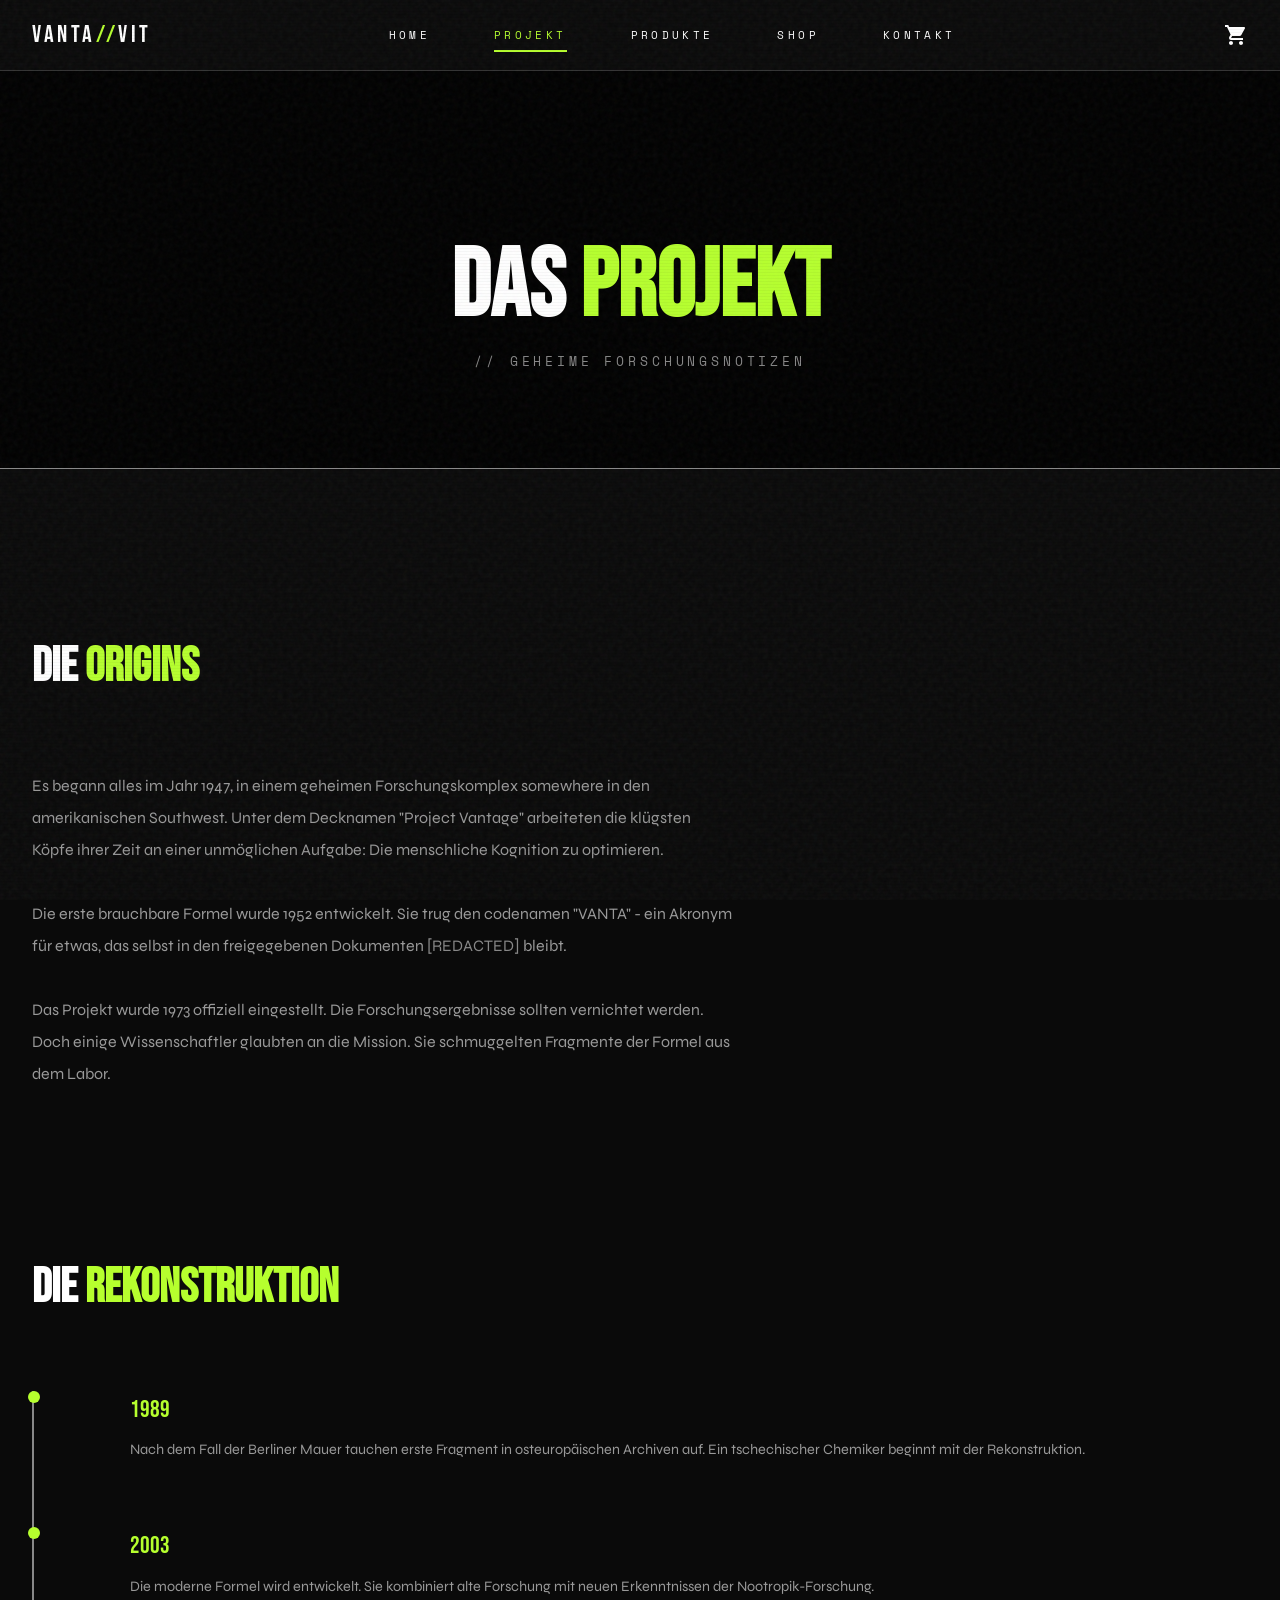
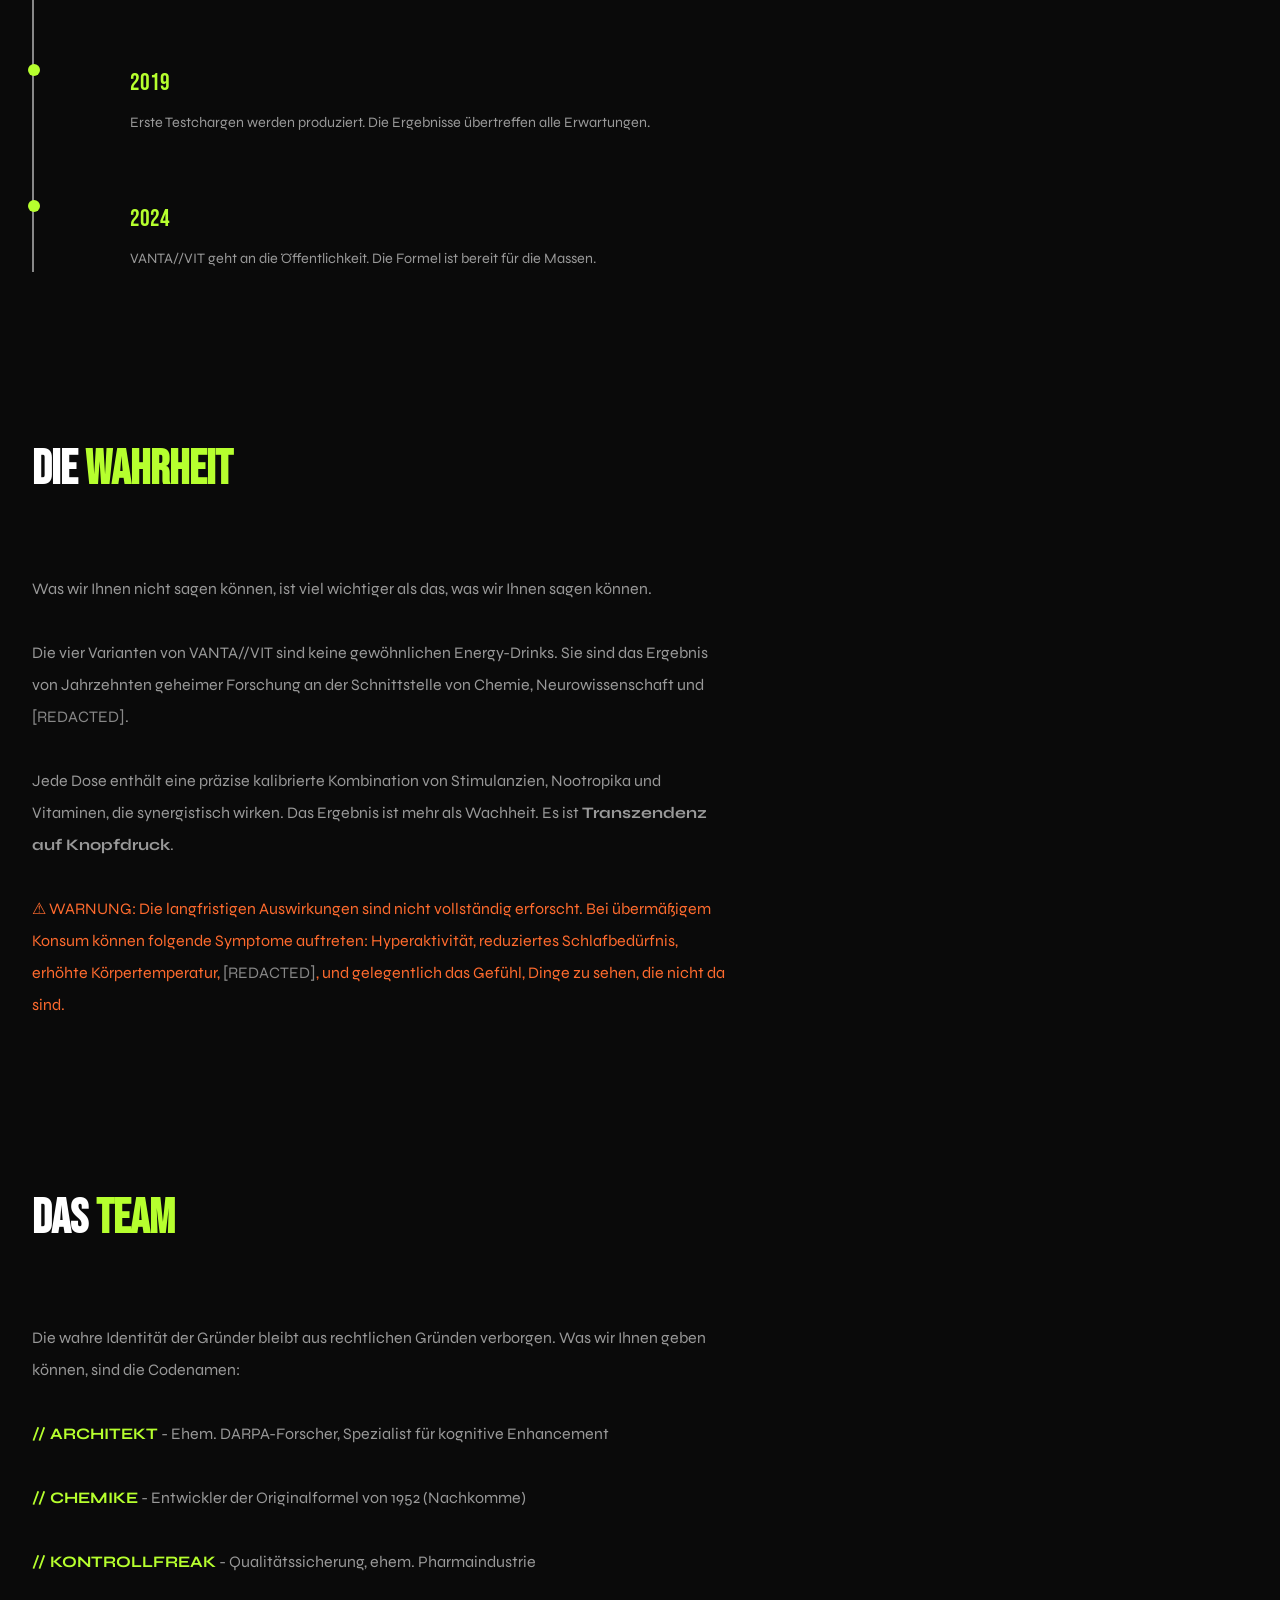
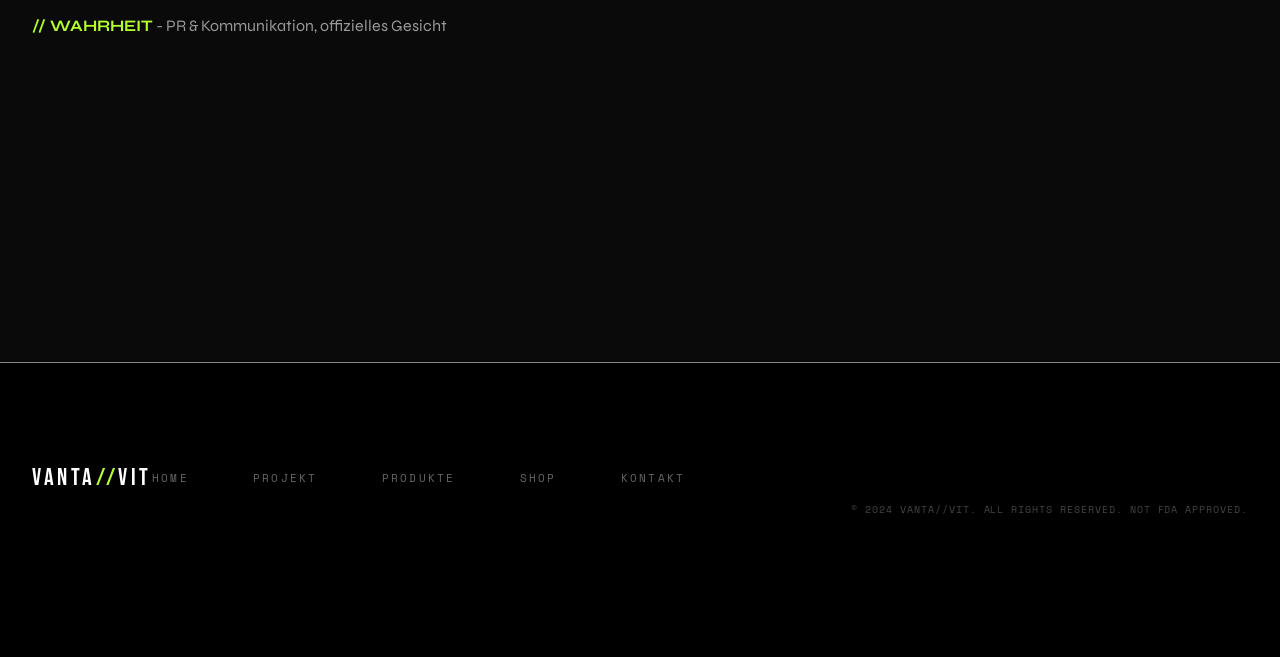
<file: about.html>
<!DOCTYPE html>
<html lang="de">
<head>
    <meta charset="UTF-8">
    <meta name="viewport" content="width=device-width, initial-scale=1.0">
    <title>DAS PROJEKT - VANTA//VIT</title>
    <link rel="preconnect" href="https://fonts.googleapis.com">
    <link rel="preconnect" href="https://fonts.gstatic.com" crossorigin>
    <link href="https://fonts.googleapis.com/css2?family=Bebas+Neue&family=Space+Mono:wght@400;700&family=Syne:wght@400;700;800&display=swap" rel="stylesheet">
    <link rel="stylesheet" href="style.css">
</head>
<body>
    <div class="noise-overlay"></div>
    <div class="scanlines"></div>
    
    <nav class="main-nav">
        <a href="index.html" class="logo">VANTA<span>//</span>VIT</a>
        <div class="nav-links">
            <a href="index.html">HOME</a>
            <a href="about.html" class="active">PROJEKT</a>
            <a href="products.html">PRODUKTE</a>
            <a href="shop.html">SHOP</a>
            <a href="contact.html">KONTAKT</a>
        </div>
        <div class="nav-cart">
            <svg viewBox="0 0 24 24" xmlns="http://www.w3.org/2000/svg">
                <path d="M7 18c-1.1 0-1.99.9-1.99 2S5.9 22 7 22s2-.9 2-2-.9-2-2-2zM1 2v2h2l3.6 7.59-1.35 2.45c-.16.28-.25.61-.25.96 0 1.1.9 2 2 2h12v-2H7.42c-.14 0-.25-.11-.25-.25l.03-.12.9-1.63h7.45c.75 0 1.41-.41 1.75-1.03l3.58-6.49c.08-.14.12-.31.12-.48 0-.55-.45-1-1-1H5.21l-.94-2H1zm16 16c-1.1 0-1.99.9-1.99 2s.89 2 1.99 2 2-.9 2-2-.9-2-2-2z"/>
            </svg>
            <span class="cart-badge">3</span>
        </div>
        <button class="nav-toggle">MENU</button>
    </nav>

    <header class="page-header">
        <h1 class="page-title">DAS <span>PROJEKT</span></h1>
        <p class="page-subtitle">// GEHEIME FORSCHUNGSNOTIZEN</p>
    </header>

    <section class="about-content">
        <div class="about-section" data-scroll>
            <h2>DIE <span>ORIGINS</span></h2>
            <div class="about-text">
                <p>
                    Es begann alles im Jahr 1947, in einem geheimen Forschungskomplex somewhere in den amerikanischen Southwest. Unter dem Decknamen "Project Vantage" arbeiteten die klügsten Köpfe ihrer Zeit an einer unmöglichen Aufgabe: Die menschliche Kognition zu optimieren.
                </p>
                <p>
                    Die erste brauchbare Formel wurde 1952 entwickelt. Sie trug den codenamen "VANTA" - ein Akronym für etwas, das selbst in den freigegebenen Dokumenten <span style="color: var(--color-gray);">[REDACTED]</span> bleibt.
                </p>
                <p>
                    Das Projekt wurde 1973 offiziell eingestellt. Die Forschungsergebnisse sollten vernichtet werden. Doch einige Wissenschaftler glaubten an die Mission. Sie schmuggelten Fragmente der Formel aus dem Labor.
                </p>
            </div>
        </div>

        <div class="about-section" data-scroll>
            <h2>Die <span>Rekonstruktion</span></h2>
            <div class="timeline">
                <div class="timeline-item">
                    <div class="timeline-year">1989</div>
                    <div class="timeline-text">
                        Nach dem Fall der Berliner Mauer tauchen erste Fragment in osteuropäischen Archiven auf. Ein tschechischer Chemiker beginnt mit der Rekonstruktion.
                    </div>
                </div>
                <div class="timeline-item">
                    <div class="timeline-year">2003</div>
                    <div class="timeline-text">
                        Die moderne Formel wird entwickelt. Sie kombiniert alte Forschung mit neuen Erkenntnissen der Nootropik-Forschung.
                    </div>
                </div>
                <div class="timeline-item">
                    <div class="timeline-year">2019</div>
                    <div class="timeline-text">
                        Erste Testchargen werden produziert. Die Ergebnisse übertreffen alle Erwartungen.
                    </div>
                </div>
                <div class="timeline-item">
                    <div class="timeline-year">2024</div>
                    <div class="timeline-text">
                        VANTA//VIT geht an die Öffentlichkeit. Die Formel ist bereit für die Massen.
                    </div>
                </div>
            </div>
        </div>

        <div class="about-section" data-scroll>
            <h2>Die <span>WAHRHEIT</span></h2>
            <div class="about-text">
                <p>
                    Was wir Ihnen nicht sagen können, ist viel wichtiger als das, was wir Ihnen sagen können.
                </p>
                <p>
                    Die vier Varianten von VANTA//VIT sind keine gewöhnlichen Energy-Drinks. Sie sind das Ergebnis von Jahrzehnten geheimer Forschung an der Schnittstelle von Chemie, Neurowissenschaft und <span style="color: var(--color-gray);">[REDACTED]</span>.
                </p>
                <p>
                    Jede Dose enthält eine präzise kalibrierte Kombination von Stimulanzien, Nootropika und Vitaminen, die synergistisch wirken. Das Ergebnis ist mehr als Wachheit. Es ist <strong>Transzendenz auf Knopfdruck</strong>.
                </p>
                <p style="color: var(--color-toxic-orange);">
                    ⚠ WARNUNG: Die langfristigen Auswirkungen sind nicht vollständig erforscht. Bei übermäßigem Konsum können folgende Symptome auftreten: Hyperaktivität, reduziertes Schlafbedürfnis, erhöhte Körpertemperatur, <span style="color: var(--color-gray);">[REDACTED]</span>, und gelegentlich das Gefühl, Dinge zu sehen, die nicht da sind.
                </p>
            </div>
        </div>

        <div class="about-section" data-scroll>
            <h2>Das <span>Team</span></h2>
            <div class="about-text">
                <p>
                    Die wahre Identität der Gründer bleibt aus rechtlichen Gründen verborgen. Was wir Ihnen geben können, sind die Codenamen:
                </p>
                <div style="margin-top: var(--spacing-md);">
                    <p><strong style="color: var(--color-acid-green);">// ARCHITEKT</strong> - Ehem. DARPA-Forscher, Spezialist für kognitive Enhancement</p>
                    <p><strong style="color: var(--color-acid-green);">// CHEMIKE</strong> - Entwickler der Originalformel von 1952 (Nachkomme)</p>
                    <p><strong style="color: var(--color-acid-green);">// KONTROLLFREAK</strong> - Qualitätssicherung, ehem. Pharmaindustrie</p>
                    <p><strong style="color: var(--color-acid-green);">// WAHRHEIT</strong> - PR & Kommunikation, offizielles Gesicht</p>
                </div>
            </div>
        </div>
    </section>

    <footer class="footer">
        <div class="footer-content">
            <div class="footer-top">
                <div class="footer-logo">VANTA<span>//</span>VIT</div>
                <div class="footer-direct-links">
                    <a href="index.html">HOME</a>
                    <a href="about.html">PROJEKT</a>
                    <a href="products.html">PRODUKTE</a>
                    <a href="shop.html">SHOP</a>
                    <a href="contact.html">KONTAKT</a>
                </div>
            </div>
            
            <!-- Mobile Accordion Menu -->
            <div class="footer-accordion">
                <div class="footer-accordion-item">
                    <div class="footer-accordion-header">Navigation</div>
                    <div class="footer-accordion-content">
                        <div class="footer-accordion-links">
                            <a href="index.html">HOME</a>
                            <a href="about.html">PROJEKT</a>
                            <a href="products.html">PRODUKTE</a>
                            <a href="shop.html">SHOP</a>
                            <a href="contact.html">KONTAKT</a>
                        </div>
                    </div>
                </div>
                
                <div class="footer-accordion-item">
                    <div class="footer-accordion-header">Produkte</div>
                    <div class="footer-accordion-content">
                        <div class="footer-accordion-links">
                            <a href="shop.html">BLACK SUN//</a>
                            <a href="shop.html">STATIC BLOOM//</a>
                            <a href="shop.html">NEON DUST//</a>
                            <a href="shop.html">ZERO SIGNAL//</a>
                            <a href="products.html">Alle Varianten</a>
                        </div>
                    </div>
                </div>
                
                <div class="footer-accordion-item">
                    <div class="footer-accordion-header">Rechtliches</div>
                    <div class="footer-accordion-content">
                        <div class="footer-accordion-links">
                            <a href="contact.html">Impressum</a>
                            <a href="contact.html">Datenschutz</a>
                            <a href="contact.html">AGB</a>
                            <a href="contact.html">Widerruf</a>
                        </div>
                    </div>
                </div>
            </div>
            
            <p class="footer-copy">© 2024 VANTA//VIT. ALL RIGHTS RESERVED. NOT FDA APPROVED.</p>
        </div>
    </footer>

    <script src="script.js"></script>
</body>
</html>
</file>
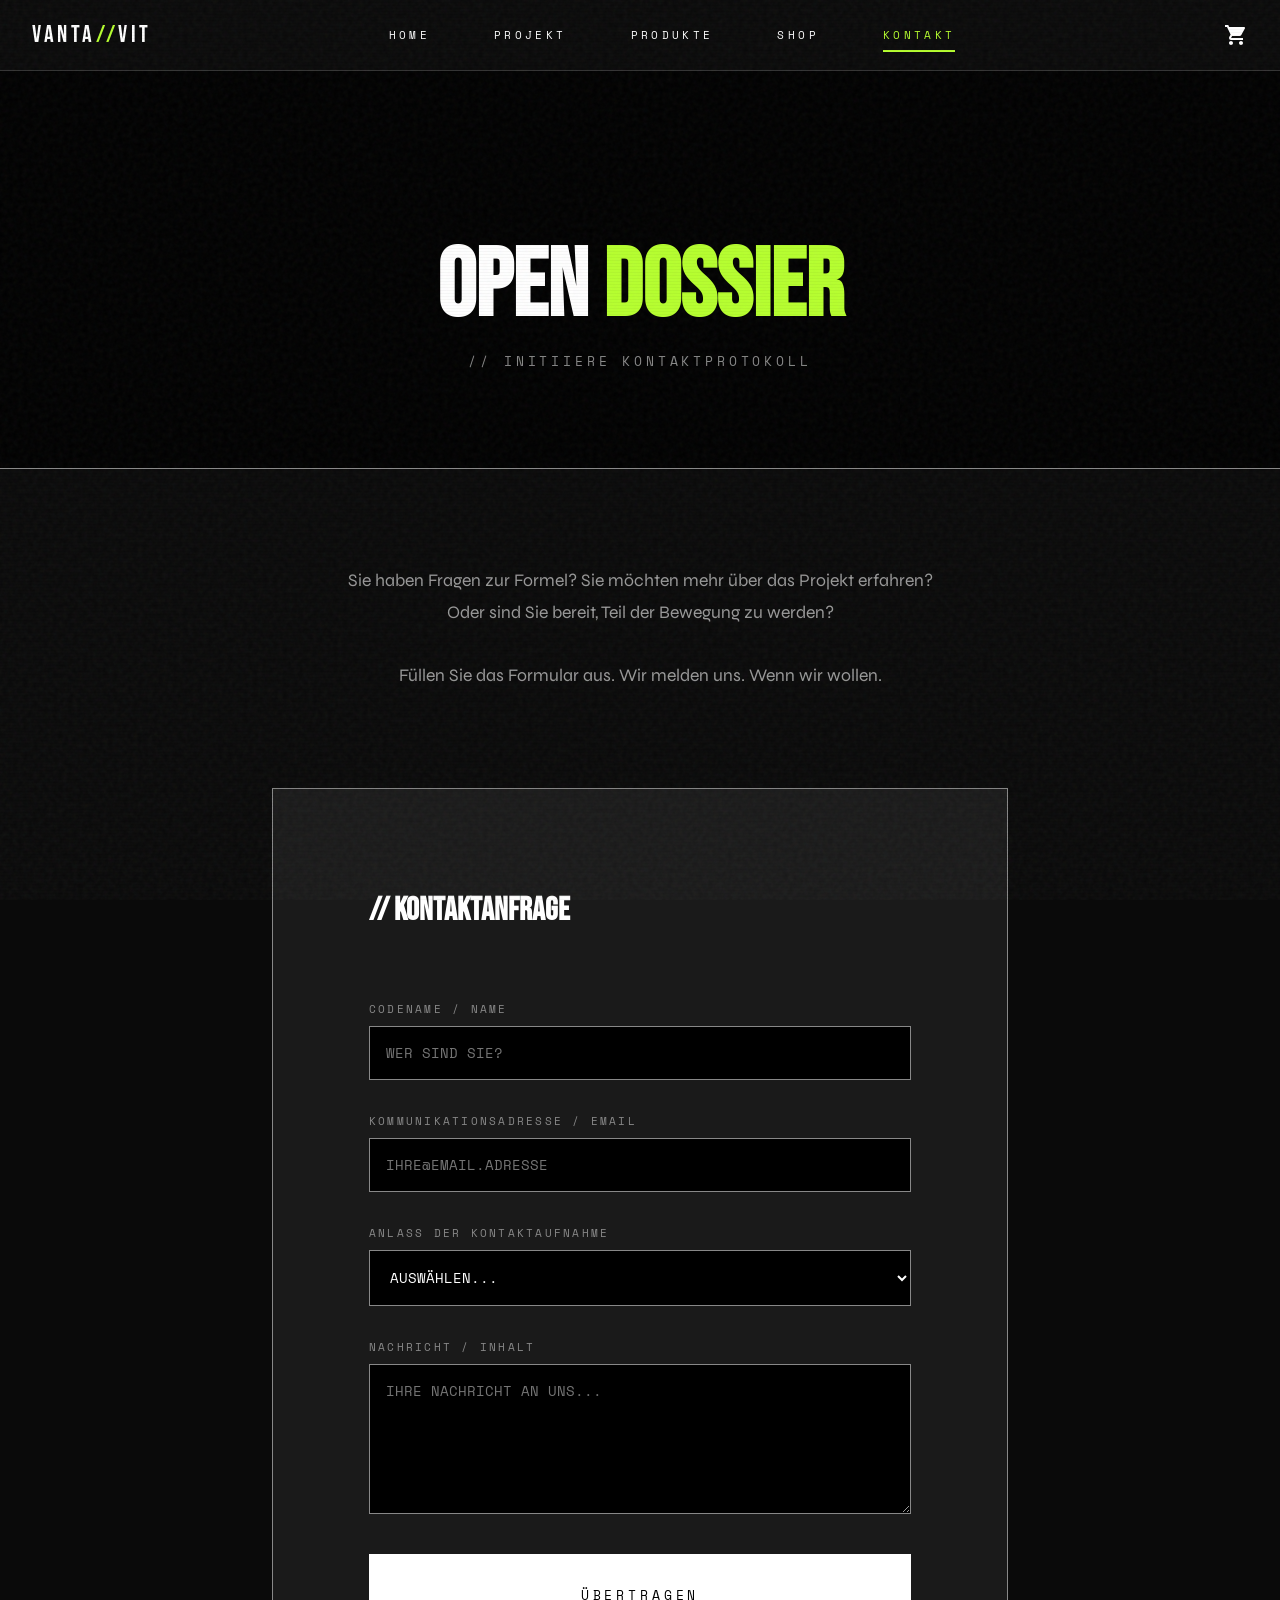
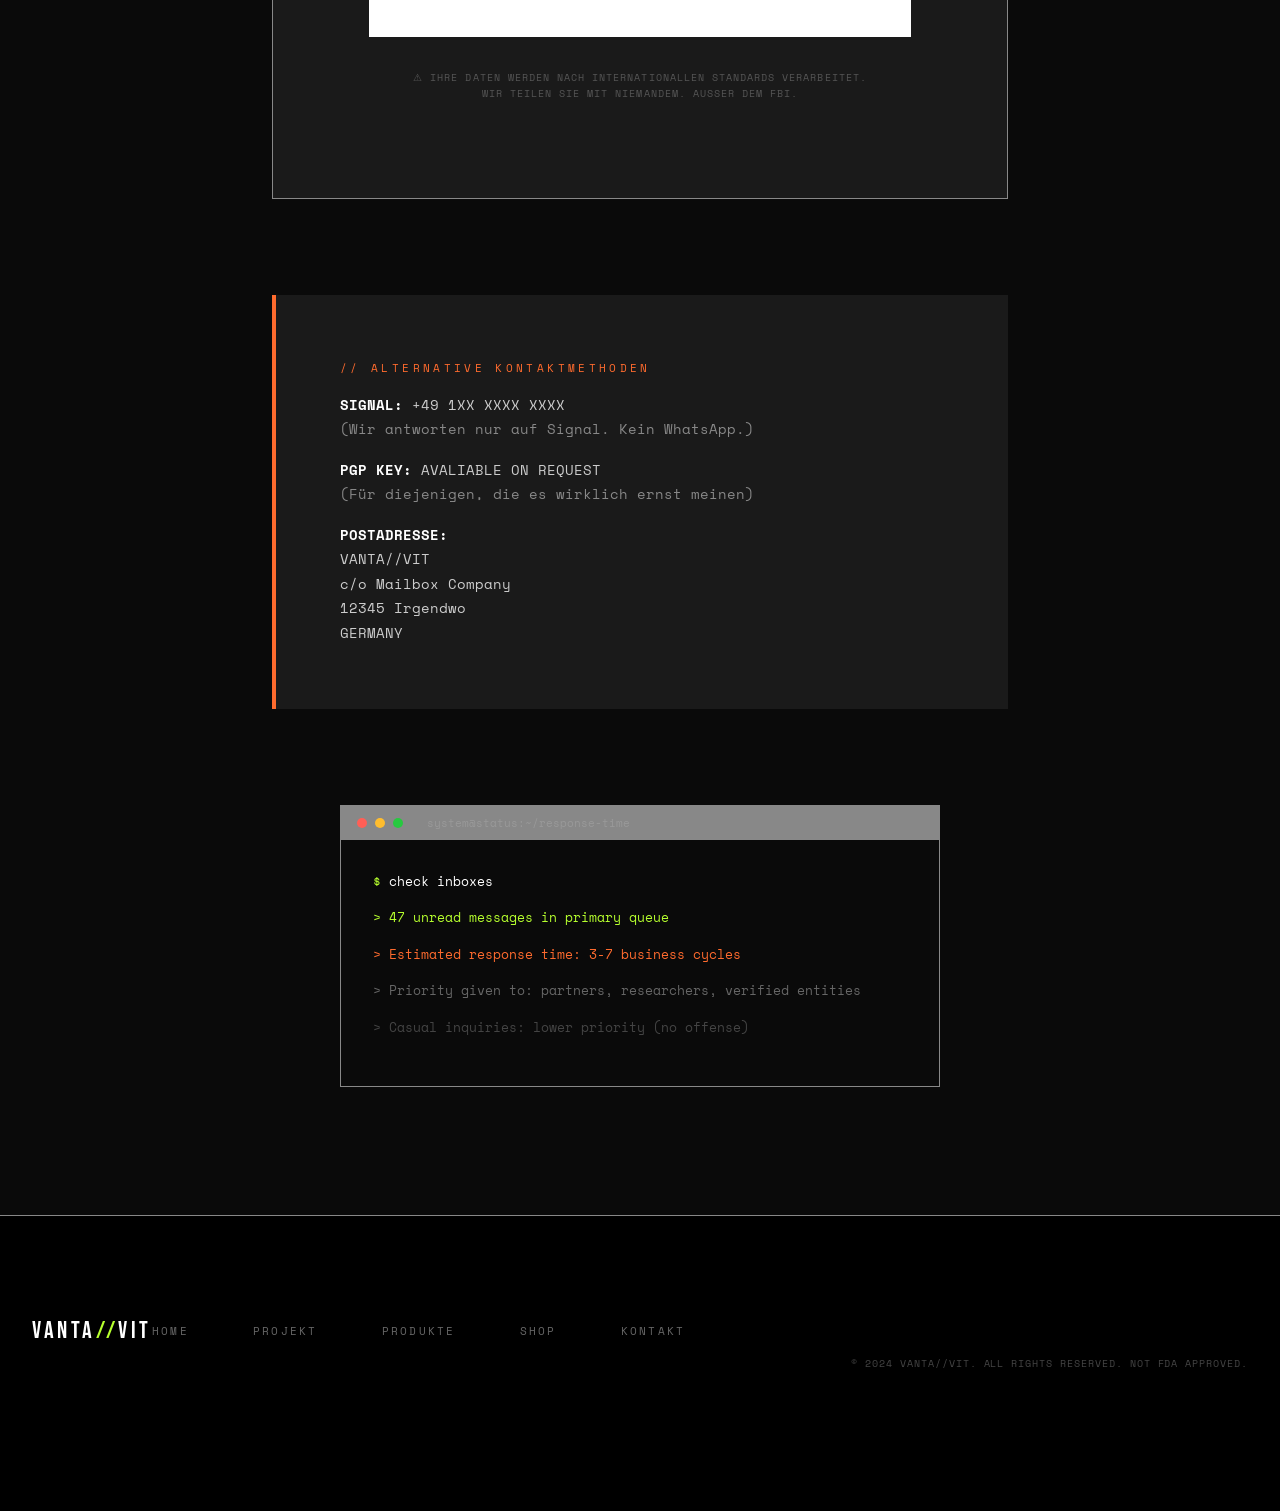
<file: contact.html>
<!DOCTYPE html>
<html lang="de">
<head>
    <meta charset="UTF-8">
    <meta name="viewport" content="width=device-width, initial-scale=1.0">
    <title>KONTAKT - VANTA//VIT</title>
    <link rel="preconnect" href="https://fonts.googleapis.com">
    <link rel="preconnect" href="https://fonts.gstatic.com" crossorigin>
    <link href="https://fonts.googleapis.com/css2?family=Bebas+Neue&family=Space+Mono:wght@400;700&family=Syne:wght@400;700;800&display=swap" rel="stylesheet">
    <link rel="stylesheet" href="style.css">
</head>
<body>
    <div class="noise-overlay"></div>
    <div class="scanlines"></div>
    
    <nav class="main-nav">
        <a href="index.html" class="logo">VANTA<span>//</span>VIT</a>
        <div class="nav-links">
            <a href="index.html">HOME</a>
            <a href="about.html">PROJEKT</a>
            <a href="products.html">PRODUKTE</a>
            <a href="shop.html">SHOP</a>
            <a href="contact.html" class="active">KONTAKT</a>
        </div>
        <div class="nav-cart">
            <svg viewBox="0 0 24 24" xmlns="http://www.w3.org/2000/svg">
                <path d="M7 18c-1.1 0-1.99.9-1.99 2S5.9 22 7 22s2-.9 2-2-.9-2-2-2zM1 2v2h2l3.6 7.59-1.35 2.45c-.16.28-.25.61-.25.96 0 1.1.9 2 2 2h12v-2H7.42c-.14 0-.25-.11-.25-.25l.03-.12.9-1.63h7.45c.75 0 1.41-.41 1.75-1.03l3.58-6.49c.08-.14.12-.31.12-.48 0-.55-.45-1-1-1H5.21l-.94-2H1zm16 16c-1.1 0-1.99.9-1.99 2s.89 2 1.99 2 2-.9 2-2-.9-2-2-2z"/>
            </svg>
            <span class="cart-badge">3</span>
        </div>
        <button class="nav-toggle">MENU</button>
    </nav>

    <header class="page-header">
        <h1 class="page-title">OPEN <span>DOSSIER</span></h1>
        <p class="page-subtitle">// INITIIERE KONTAKTPROTOKOLL</p>
    </header>

    <section class="contact-content">
        <div class="contact-intro" data-scroll>
            <p>
                Sie haben Fragen zur Formel? Sie möchten mehr über das Projekt erfahren?<br>
                Oder sind Sie bereit, Teil der Bewegung zu werden?<br>
                <br>
                Füllen Sie das Formular aus. Wir melden uns. Wenn wir wollen.
            </p>
        </div>

        <form class="dossier-form" id="contactForm" data-scroll>
            <h2 class="form-header">// KONTAKTANFRAGE</h2>
            
            <div class="form-group">
                <label for="name">CODENAME / NAME</label>
                <input type="text" id="name" name="name" placeholder="WER SIND SIE?" required>
            </div>
            
            <div class="form-group">
                <label for="email">KOMMUNIKATIONSADRESSE / EMAIL</label>
                <input type="email" id="email" name="email" placeholder="IHRE@EMAIL.ADRESSE" required>
            </div>
            
            <div class="form-group">
                <label for="subject">ANLASS DER KONTAKTAUFNAHME</label>
                <select id="subject" name="subject" required>
                    <option value="">AUSWÄHLEN...</option>
                    <option value="general">ALLGEMEINE ANFRAGE</option>
                    <option value="partnership">GESCHÄFTSPARTNERSCHAFT</option>
                    <option value="wholesale">GROSSHANDEL / VERTRIEB</option>
                    <option value="press">PRESSE / MEDIEN</option>
                    <option value="research">FORSCHUNGSKOLLABORATION</option>
                    <option value="other">SONSTIGES</option>
                </select>
            </div>
            
            <div class="form-group">
                <label for="message">NACHRICHT / INHALT</label>
                <textarea id="message" name="message" placeholder="IHRE NACHRICHT AN UNS..." required></textarea>
            </div>
            
            <button type="submit" class="submit-btn">ÜBERTRAGEN</button>
            
            <p class="form-note">
                ⚠ IHRE DATEN WERDEN NACH INTERNATIONALLEN STANDARDS VERARBEITET.<br>
                WIR TEILEN SIE MIT NIEMANDEM. AUSSER DEM FBI.
            </p>
        </form>

        <div class="research-notes" style="margin-top: var(--spacing-xl);" data-scroll>
            <div class="research-note">
                <div class="note-header">// ALTERNATIVE KONTAKTMETHODEN</div>
                <div class="note-content">
                    <p style="margin-bottom: var(--spacing-sm);">
                        <strong style="color: var(--color-white);">SIGNAL:</strong> +49 1XX XXXX XXXX<br>
                        <span style="color: var(--color-gray);">(Wir antworten nur auf Signal. Kein WhatsApp.)</span>
                    </p>
                    <p style="margin-bottom: var(--spacing-sm);">
                        <strong style="color: var(--color-white);">PGP KEY:</strong> AVALIABLE ON REQUEST<br>
                        <span style="color: var(--color-gray);">(Für diejenigen, die es wirklich ernst meinen)</span>
                    </p>
                    <p>
                        <strong style="color: var(--color-white);">POSTADRESSE:</strong><br>
                        VANTA//VIT<br>
                        c/o Mailbox Company<br>
                        12345 Irgendwo<br>
                        GERMANY
                    </p>
                </div>
            </div>
        </div>

        <div class="terminal" style="margin-top: var(--spacing-xl); max-width: 600px; margin-left: auto; margin-right: auto;" data-scroll>
            <div class="terminal-header">
                <span class="terminal-dot red"></span>
                <span class="terminal-dot yellow"></span>
                <span class="terminal-dot green"></span>
                <span class="terminal-title">system@status:~/response-time</span>
            </div>
            <div class="terminal-body">
                <div class="terminal-line">
                    <span class="prompt">$</span> <span class="command">check inboxes</span>
                </div>
                <div class="terminal-line" style="color: var(--color-acid-green);">
                    > 47 unread messages in primary queue
                </div>
                <div class="terminal-line" style="color: var(--color-toxic-orange);">
                    > Estimated response time: 3-7 business cycles
                </div>
                <div class="terminal-line" style="color: #666;">
                    > Priority given to: partners, researchers, verified entities
                </div>
                <div class="terminal-line" style="color: #444;">
                    > Casual inquiries: lower priority (no offense)
                </div>
            </div>
        </div>
    </section>

    <footer class="footer">
        <div class="footer-content">
            <div class="footer-top">
                <div class="footer-logo">VANTA<span>//</span>VIT</div>
                <div class="footer-direct-links">
                    <a href="index.html">HOME</a>
                    <a href="about.html">PROJEKT</a>
                    <a href="products.html">PRODUKTE</a>
                    <a href="shop.html">SHOP</a>
                    <a href="contact.html">KONTAKT</a>
                </div>
            </div>
            
            <!-- Mobile Accordion Menu -->
            <div class="footer-accordion">
                <div class="footer-accordion-item">
                    <div class="footer-accordion-header">Navigation</div>
                    <div class="footer-accordion-content">
                        <div class="footer-accordion-links">
                            <a href="index.html">HOME</a>
                            <a href="about.html">PROJEKT</a>
                            <a href="products.html">PRODUKTE</a>
                            <a href="shop.html">SHOP</a>
                            <a href="contact.html">KONTAKT</a>
                        </div>
                    </div>
                </div>
                
                <div class="footer-accordion-item">
                    <div class="footer-accordion-header">Produkte</div>
                    <div class="footer-accordion-content">
                        <div class="footer-accordion-links">
                            <a href="shop.html">BLACK SUN//</a>
                            <a href="shop.html">STATIC BLOOM//</a>
                            <a href="shop.html">NEON DUST//</a>
                            <a href="shop.html">ZERO SIGNAL//</a>
                            <a href="products.html">Alle Varianten</a>
                        </div>
                    </div>
                </div>
                
                <div class="footer-accordion-item">
                    <div class="footer-accordion-header">Rechtliches</div>
                    <div class="footer-accordion-content">
                        <div class="footer-accordion-links">
                            <a href="contact.html">Impressum</a>
                            <a href="contact.html">Datenschutz</a>
                            <a href="contact.html">AGB</a>
                            <a href="contact.html">Widerruf</a>
                        </div>
                    </div>
                </div>
            </div>
            
            <p class="footer-copy">© 2024 VANTA//VIT. ALL RIGHTS RESERVED. NOT FDA APPROVED.</p>
        </div>
    </footer>

    <script src="script.js"></script>
    <script>
        document.getElementById('contactForm').addEventListener('submit', function(e) {
            e.preventDefault();
            alert('ÜBERTRAGUNG ERFOLGREICH. WIR WERDEN UNS BEI IHNEN MELDEN. ODER AUCH NICHT.');
            this.reset();
        });
    </script>
</body>
</html>
</file>
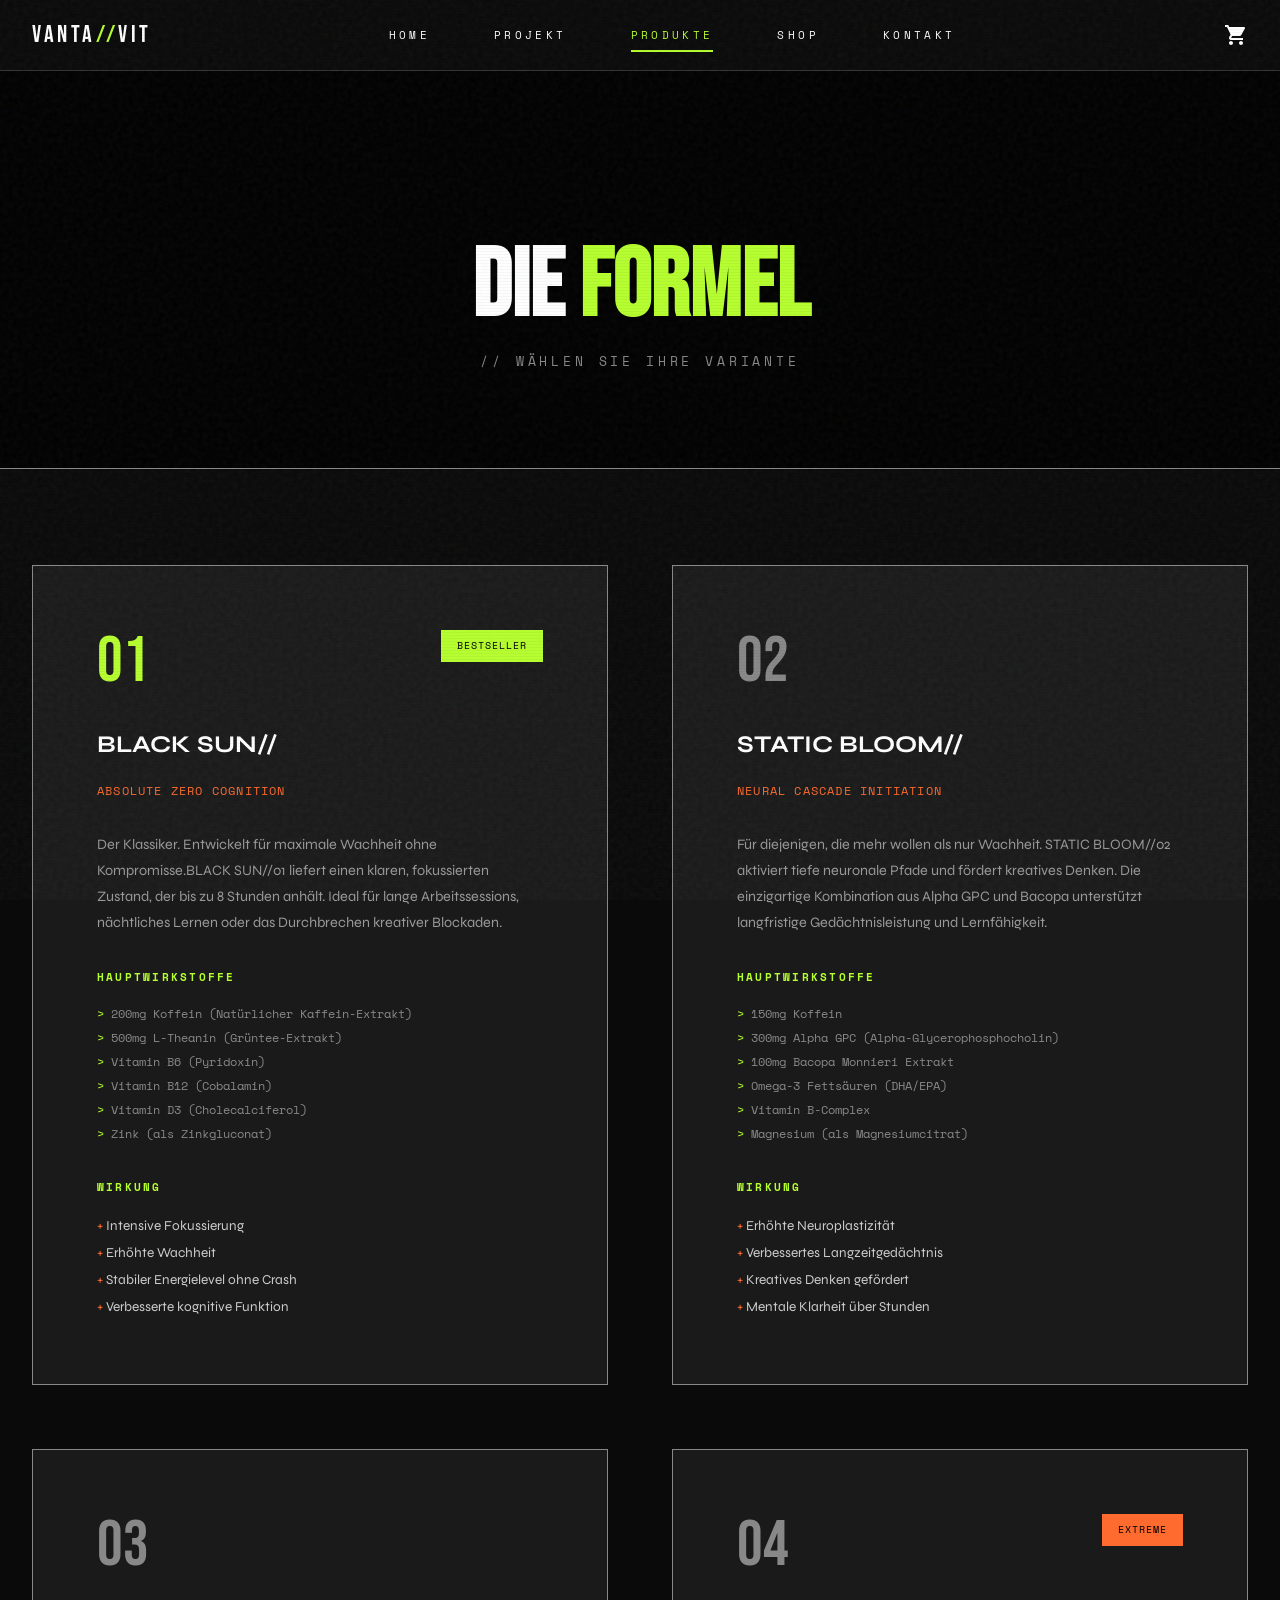
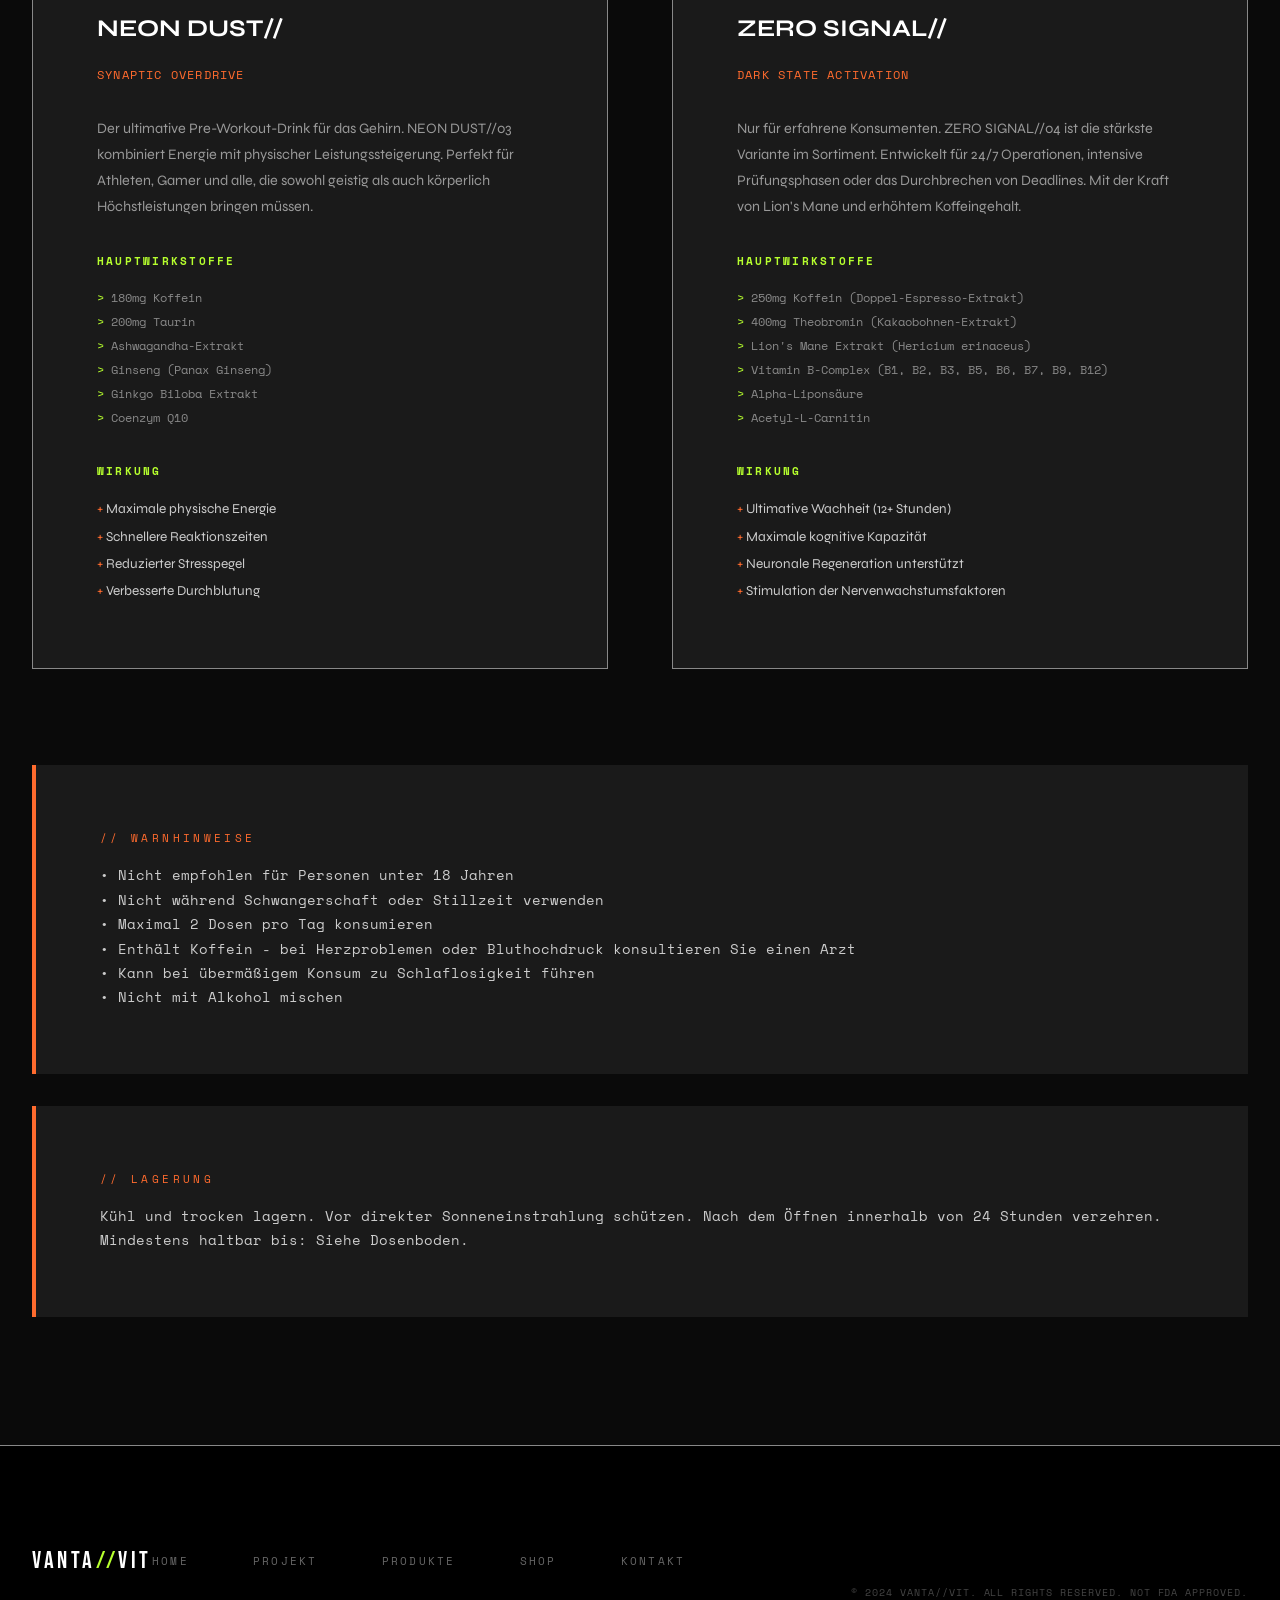
<file: products.html>
<!DOCTYPE html>
<html lang="de">
<head>
    <meta charset="UTF-8">
    <meta name="viewport" content="width=device-width, initial-scale=1.0">
    <title>PRODUKTE - VANTA//VIT</title>
    <link rel="preconnect" href="https://fonts.googleapis.com">
    <link rel="preconnect" href="https://fonts.gstatic.com" crossorigin>
    <link href="https://fonts.googleapis.com/css2?family=Bebas+Neue&family=Space+Mono:wght@400;700&family=Syne:wght@400;700;800&display=swap" rel="stylesheet">
    <link rel="stylesheet" href="style.css">
</head>
<body>
    <div class="noise-overlay"></div>
    <div class="scanlines"></div>
    
    <nav class="main-nav">
        <a href="index.html" class="logo">VANTA<span>//</span>VIT</a>
        <div class="nav-links">
            <a href="index.html">HOME</a>
            <a href="about.html">PROJEKT</a>
            <a href="products.html" class="active">PRODUKTE</a>
            <a href="shop.html">SHOP</a>
            <a href="contact.html">KONTAKT</a>
        </div>
        <div class="nav-cart">
            <svg viewBox="0 0 24 24" xmlns="http://www.w3.org/2000/svg">
                <path d="M7 18c-1.1 0-1.99.9-1.99 2S5.9 22 7 22s2-.9 2-2-.9-2-2-2zM1 2v2h2l3.6 7.59-1.35 2.45c-.16.28-.25.61-.25.96 0 1.1.9 2 2 2h12v-2H7.42c-.14 0-.25-.11-.25-.25l.03-.12.9-1.63h7.45c.75 0 1.41-.41 1.75-1.03l3.58-6.49c.08-.14.12-.31.12-.48 0-.55-.45-1-1-1H5.21l-.94-2H1zm16 16c-1.1 0-1.99.9-1.99 2s.89 2 1.99 2 2-.9 2-2-.9-2-2-2z"/>
            </svg>
            <span class="cart-badge">3</span>
        </div>
        <button class="nav-toggle">MENU</button>
    </nav>

    <header class="page-header">
        <h1 class="page-title">DIE <span>FORMEL</span></h1>
        <p class="page-subtitle">// WÄHLEN SIE IHRE VARIANTE</p>
    </header>

    <section class="products-detail-section">
        <div class="products-detail-grid">
            <div class="product-detail-card" data-scroll>
                <div class="detail-header">
                    <div class="detail-code active">01</div>
                    <span class="detail-badge">BESTSELLER</span>
                </div>
                <h3 class="detail-name">BLACK SUN//</h3>
                <p class="detail-tagline">ABSOLUTE ZERO COGNITION</p>
                <p class="detail-description">
                    Der Klassiker. Entwickelt für maximale Wachheit ohne Kompromisse.BLACK SUN//01 liefert einen klaren, fokussierten Zustand, der bis zu 8 Stunden anhält. Ideal für lange Arbeitssessions, nächtliches Lernen oder das Durchbrechen kreativer Blockaden.
                </p>
                <div class="detail-ingredients">
                    <h4>HAUPTWIRKSTOFFE</h4>
                    <ul>
                        <li>200mg Koffein (Natürlicher Kaffein-Extrakt)</li>
                        <li>500mg L-Theanin (Grüntee-Extrakt)</li>
                        <li>Vitamin B6 (Pyridoxin)</li>
                        <li>Vitamin B12 (Cobalamin)</li>
                        <li>Vitamin D3 (Cholecalciferol)</li>
                        <li>Zink (als Zinkgluconat)</li>
                    </ul>
                </div>
                <div class="detail-benefits" style="margin-top: var(--spacing-md);">
                    <h4>WIRKUNG</h4>
                    <ul>
                        <li>Intensive Fokussierung</li>
                        <li>Erhöhte Wachheit</li>
                        <li>Stabiler Energielevel ohne Crash</li>
                        <li>Verbesserte kognitive Funktion</li>
                    </ul>
                </div>
            </div>

            <div class="product-detail-card" data-scroll>
                <div class="detail-header">
                    <div class="detail-code">02</div>
                </div>
                <h3 class="detail-name">STATIC BLOOM//</h3>
                <p class="detail-tagline">NEURAL CASCADE INITIATION</p>
                <p class="detail-description">
                    Für diejenigen, die mehr wollen als nur Wachheit. STATIC BLOOM//02 aktiviert tiefe neuronale Pfade und fördert kreatives Denken. Die einzigartige Kombination aus Alpha GPC und Bacopa unterstützt langfristige Gedächtnisleistung und Lernfähigkeit.
                </p>
                <div class="detail-ingredients">
                    <h4>HAUPTWIRKSTOFFE</h4>
                    <ul>
                        <li>150mg Koffein</li>
                        <li>300mg Alpha GPC (Alpha-Glycerophosphocholin)</li>
                        <li>100mg Bacopa Monnieri Extrakt</li>
                        <li>Omega-3 Fettsäuren (DHA/EPA)</li>
                        <li>Vitamin B-Complex</li>
                        <li>Magnesium (als Magnesiumcitrat)</li>
                    </ul>
                </div>
                <div class="detail-benefits" style="margin-top: var(--spacing-md);">
                    <h4>WIRKUNG</h4>
                    <ul>
                        <li>Erhöhte Neuroplastizität</li>
                        <li>Verbessertes Langzeitgedächtnis</li>
                        <li>Kreatives Denken gefördert</li>
                        <li>Mentale Klarheit über Stunden</li>
                    </ul>
                </div>
            </div>

            <div class="product-detail-card" data-scroll>
                <div class="detail-header">
                    <div class="detail-code">03</div>
                </div>
                <h3 class="detail-name">NEON DUST//</h3>
                <p class="detail-tagline">SYNAPTIC OVERDRIVE</p>
                <p class="detail-description">
                    Der ultimative Pre-Workout-Drink für das Gehirn. NEON DUST//03 kombiniert Energie mit physischer Leistungssteigerung. Perfekt für Athleten, Gamer und alle, die sowohl geistig als auch körperlich Höchstleistungen bringen müssen.
                </p>
                <div class="detail-ingredients">
                    <h4>HAUPTWIRKSTOFFE</h4>
                    <ul>
                        <li>180mg Koffein</li>
                        <li>200mg Taurin</li>
                        <li>Ashwagandha-Extrakt</li>
                        <li>Ginseng (Panax Ginseng)</li>
                        <li>Ginkgo Biloba Extrakt</li>
                        <li>Coenzym Q10</li>
                    </ul>
                </div>
                <div class="detail-benefits" style="margin-top: var(--spacing-md);">
                    <h4>WIRKUNG</h4>
                    <ul>
                        <li>Maximale physische Energie</li>
                        <li>Schnellere Reaktionszeiten</li>
                        <li>Reduzierter Stresspegel</li>
                        <li>Verbesserte Durchblutung</li>
                    </ul>
                </div>
            </div>

            <div class="product-detail-card" data-scroll>
                <div class="detail-header">
                    <div class="detail-code">04</div>
                    <span class="detail-badge" style="background: var(--color-toxic-orange);">EXTREME</span>
                </div>
                <h3 class="detail-name">ZERO SIGNAL//</h3>
                <p class="detail-tagline">DARK STATE ACTIVATION</p>
                <p class="detail-description">
                    Nur für erfahrene Konsumenten. ZERO SIGNAL//04 ist die stärkste Variante im Sortiment. Entwickelt für 24/7 Operationen, intensive Prüfungsphasen oder das Durchbrechen von Deadlines. Mit der Kraft von Lion's Mane und erhöhtem Koffeingehalt.
                </p>
                <div class="detail-ingredients">
                    <h4>HAUPTWIRKSTOFFE</h4>
                    <ul>
                        <li>250mg Koffein (Doppel-Espresso-Extrakt)</li>
                        <li>400mg Theobromin (Kakaobohnen-Extrakt)</li>
                        <li>Lion's Mane Extrakt (Hericium erinaceus)</li>
                        <li>Vitamin B-Complex (B1, B2, B3, B5, B6, B7, B9, B12)</li>
                        <li>Alpha-Liponsäure</li>
                        <li>Acetyl-L-Carnitin</li>
                    </ul>
                </div>
                <div class="detail-benefits" style="margin-top: var(--spacing-md);">
                    <h4>WIRKUNG</h4>
                    <ul>
                        <li>Ultimative Wachheit (12+ Stunden)</li>
                        <li>Maximale kognitive Kapazität</li>
                        <li>Neuronale Regeneration unterstützt</li>
                        <li>Stimulation der Nervenwachstumsfaktoren</li>
                    </ul>
                </div>
            </div>
        </div>

        <div class="research-notes" style="margin-top: var(--spacing-xl);">
            <div class="research-note" data-scroll>
                <div class="note-header">// WARNHINWEISE</div>
                <div class="note-content">
                    <p>• Nicht empfohlen für Personen unter 18 Jahren</p>
                    <p>• Nicht während Schwangerschaft oder Stillzeit verwenden</p>
                    <p>• Maximal 2 Dosen pro Tag konsumieren</p>
                    <p>• Enthält Koffein - bei Herzproblemen oder Bluthochdruck konsultieren Sie einen Arzt</p>
                    <p>• Kann bei übermäßigem Konsum zu Schlaflosigkeit führen</p>
                    <p>• Nicht mit Alkohol mischen</p>
                </div>
            </div>
            
            <div class="research-note" data-scroll>
                <div class="note-header">// LAGERUNG</div>
                <div class="note-content">
                    Kühl und trocken lagern. Vor direkter Sonneneinstrahlung schützen. Nach dem Öffnen innerhalb von 24 Stunden verzehren. Mindestens haltbar bis: Siehe Dosenboden.
                </div>
            </div>
        </div>
    </section>

    <footer class="footer">
        <div class="footer-content">
            <div class="footer-top">
                <div class="footer-logo">VANTA<span>//</span>VIT</div>
                <div class="footer-direct-links">
                    <a href="index.html">HOME</a>
                    <a href="about.html">PROJEKT</a>
                    <a href="products.html">PRODUKTE</a>
                    <a href="shop.html">SHOP</a>
                    <a href="contact.html">KONTAKT</a>
                </div>
            </div>
            
            <!-- Mobile Accordion Menu -->
            <div class="footer-accordion">
                <div class="footer-accordion-item">
                    <div class="footer-accordion-header">Navigation</div>
                    <div class="footer-accordion-content">
                        <div class="footer-accordion-links">
                            <a href="index.html">HOME</a>
                            <a href="about.html">PROJEKT</a>
                            <a href="products.html">PRODUKTE</a>
                            <a href="shop.html">SHOP</a>
                            <a href="contact.html">KONTAKT</a>
                        </div>
                    </div>
                </div>
                
                <div class="footer-accordion-item">
                    <div class="footer-accordion-header">Produkte</div>
                    <div class="footer-accordion-content">
                        <div class="footer-accordion-links">
                            <a href="shop.html">BLACK SUN//</a>
                            <a href="shop.html">STATIC BLOOM//</a>
                            <a href="shop.html">NEON DUST//</a>
                            <a href="shop.html">ZERO SIGNAL//</a>
                            <a href="products.html">Alle Varianten</a>
                        </div>
                    </div>
                </div>
                
                <div class="footer-accordion-item">
                    <div class="footer-accordion-header">Rechtliches</div>
                    <div class="footer-accordion-content">
                        <div class="footer-accordion-links">
                            <a href="contact.html">Impressum</a>
                            <a href="contact.html">Datenschutz</a>
                            <a href="contact.html">AGB</a>
                            <a href="contact.html">Widerruf</a>
                        </div>
                    </div>
                </div>
            </div>
            
            <p class="footer-copy">© 2024 VANTA//VIT. ALL RIGHTS RESERVED. NOT FDA APPROVED.</p>
        </div>
    </footer>

    <script src="script.js"></script>
</body>
</html>
</file>
<file: style.css>
:root {
    /* Dark Mode (Default) */
    --color-bg: #0a0a0a;
    --color-text: #ffffff;
    --color-white: #FFFFFF;
    --color-black: #000000;
    --color-gray: #888888;
    --color-dark-gray: #1a1a1a;
    --color-acid-green: #B6FF2E;
    --color-accent-lime: #B6FF2E;
    --color-accent-red: #FF2E2E;
    --color-accent-blue: #2E6BFF;
    --color-accent-orange: #FF6B2E;
    --color-toxic-orange: #FF6B2E;
    --color-nav-bg: #000000;
    --color-nav-border: #ffffff;
    --color-secondary: #888888;
    --color-muted: #666666;
    --color-card-bg: #111111;
    --color-border: #333333;
    --color-border-light: #444444;
    
    --font-display: 'Bebas Neue', sans-serif;
    --font-mono: 'Space Mono', monospace;
    --font-body: 'Syne', sans-serif;
    
    --spacing-xs: 0.5rem;
    --spacing-sm: 1rem;
    --spacing-md: 2rem;
    --spacing-lg: 4rem;
    --spacing-xl: 6rem;
    --spacing-xxl: 10rem;
    
    --nav-shadow: 8px 8px 0 #ffffff;
    --nav-border: 4px solid #ffffff;
    --card-shadow: 4px 4px 0 #ffffff;
}

/* Light Mode */
[data-theme="light"] {
    --color-bg: #f5f5f5;
    --color-text: #1a1a1a;
    --color-white: #FFFFFF;
    --color-black: #000000;
    --color-gray: #888888;
    --color-dark-gray: #e5e5e5;
    --color-acid-green: #8CBF1A;
    --color-accent-lime: #8CBF1A;
    --color-accent-red: #E01515;
    --color-accent-blue: #1E4FCC;
    --color-accent-orange: #E04F1E;
    --color-toxic-orange: #E04F1E;
    --color-nav-bg: #ffffff;
    --color-nav-border: #000000;
    --color-secondary: #666666;
    --color-muted: #888888;
    --color-card-bg: #ffffff;
    --color-border: #cccccc;
    --color-border-light: #e0e0e0;
    
    --nav-shadow: 8px 8px 0 #000000;
    --nav-border: 4px solid #000000;
    --card-shadow: 4px 4px 0 #000000;
}

*, *::before, *::after {
    margin: 0;
    padding: 0;
    box-sizing: border-box;
}

html {
    scroll-behavior: smooth;
    font-size: 16px;
}

body {
    font-family: var(--font-body);
    background-color: var(--color-bg);
    color: var(--color-text);
    line-height: 1.6;
    overflow-x: hidden;
    transition: background-color 0.3s ease, color 0.3s ease;
}

::selection {
    background: var(--color-acid-green);
    color: var(--color-black);
}

a {
    color: inherit;
    text-decoration: none;
    cursor: pointer;
}

img {
    max-width: 100%;
    height: auto;
}

.noise-overlay {
    position: fixed;
    top: 0;
    left: 0;
    width: 100%;
    height: 100%;
    pointer-events: none;
    z-index: 9999;
    opacity: 0.05;
    background-image: url("data:image/svg+xml,%3Csvg viewBox='0 0 200 200' xmlns='http://www.w3.org/2000/svg'%3E%3Cfilter id='noise'%3E%3CfeTurbulence type='fractalNoise' baseFrequency='0.9' numOctaves='4' stitchTiles='stitch'/%3E%3C/filter%3E%3Crect width='100%25' height='100%25' filter='url(%23noise)'/%3E%3C/svg%3E");
}

.scanlines {
    position: fixed;
    top: 0;
    left: 0;
    width: 100%;
    height: 100%;
    pointer-events: none;
    z-index: 9998;
    background: repeating-linear-gradient(
        0deg,
        rgba(0, 0, 0, 0.1) 0px,
        rgba(0, 0, 0, 0.1) 1px,
        transparent 1px,
        transparent 3px
    );
    opacity: 0.3;
}

.main-nav {
    position: fixed;
    top: 0;
    left: 0;
    width: 100%;
    padding: var(--spacing-sm) var(--spacing-md);
    display: flex;
    justify-content: space-between;
    align-items: center;
    z-index: 1000;
    background: var(--color-bg);
    border-bottom: 1px solid var(--color-border);
    transition: transform 0.3s ease, background-color 0.3s ease;
}

.main-nav.nav-hidden {
    transform: translateY(-100%);
}

/* Theme Toggle Button */
.theme-toggle {
    background: none;
    border: 2px solid var(--color-white);
    color: var(--color-white);
    padding: 8px 14px;
    cursor: pointer;
    font-size: 1.2rem;
    transition: all 0.3s ease;
    display: flex;
    align-items: center;
    gap: 8px;
}

.theme-toggle:hover {
    background: var(--color-accent-lime);
    color: var(--color-black);
    border-color: var(--color-accent-lime);
}

[data-theme="light"] .theme-toggle {
    border-color: var(--color-black);
    color: var(--color-black);
}

[data-theme="light"] .theme-toggle:hover {
    background: var(--color-black);
    color: var(--color-white);
}

.logo {
    font-family: var(--font-display);
    font-size: 1.5rem;
    letter-spacing: 0.15em;
    color: var(--color-white);
}

.logo span {
    color: var(--color-acid-green);
}

.nav-links {
    display: flex;
    gap: var(--spacing-lg);
}

.nav-links a {
    font-family: var(--font-mono);
    font-size: 0.7rem;
    letter-spacing: 0.3em;
    position: relative;
    padding: 0.5rem 0;
    text-transform: uppercase;
    transition: color 0.3s ease;
}

.nav-links a::after {
    content: '';
    position: absolute;
    bottom: 0;
    left: 0;
    width: 0;
    height: 2px;
    background: var(--color-acid-green);
    transition: width 0.3s ease;
}

.nav-links a:hover,
.nav-links a.active {
    color: var(--color-acid-green);
}

.nav-links a:hover::after,
.nav-links a.active::after {
    width: 100%;
}

.nav-toggle {
    display: none;
    font-family: var(--font-mono);
    font-size: 0.7rem;
    letter-spacing: 0.2em;
    cursor: pointer;
    background: none;
    border: none;
    color: var(--color-white);
    padding: 0.5rem;
}

.nav-cart {
    position: relative;
    display: flex;
    align-items: center;
    margin-left: var(--spacing-md);
    cursor: pointer;
}

.nav-cart svg {
    width: 24px;
    height: 24px;
    fill: var(--color-white);
    transition: fill 0.3s ease;
}

.nav-cart:hover svg {
    fill: var(--color-acid-green);
}

.cart-badge {
    position: absolute;
    top: -8px;
    right: -8px;
    background: var(--color-acid-green);
    color: var(--color-black);
    font-family: var(--font-mono);
    font-size: 0.6rem;
    font-weight: 700;
    width: 18px;
    height: 18px;
    border-radius: 50%;
    display: flex;
    align-items: center;
    justify-content: center;
}

.hero {
    min-height: 100vh;
    display: flex;
    flex-direction: column;
    justify-content: center;
    align-items: center;
    padding: var(--spacing-xxl) var(--spacing-md);
    position: relative;
    overflow: hidden;
    background: var(--color-black);
}

.hero::before {
    content: '';
    position: absolute;
    top: 0;
    left: 0;
    width: 100%;
    height: 100%;
    background: 
        radial-gradient(circle at 20% 80%, rgba(182, 255, 46, 0.1) 0%, transparent 50%),
        radial-gradient(circle at 80% 20%, rgba(255, 107, 46, 0.1) 0%, transparent 50%);
    pointer-events: none;
}

.hero-content {
    text-align: center;
    max-width: 1200px;
    position: relative;
    z-index: 2;
}

.hero-headline {
    font-family: var(--font-display);
    font-size: clamp(3rem, 12vw, 10rem);
    line-height: 0.85;
    letter-spacing: -0.02em;
    text-transform: uppercase;
    margin-bottom: var(--spacing-md);
}

.hero-headline .glitch {
    display: inline-block;
    position: relative;
    animation: glitch 3s infinite;
}

@keyframes glitch {
    0%, 90%, 100% { transform: translate(0); }
    92% { transform: translate(-5px, 2px); }
    94% { transform: translate(5px, -2px); }
    96% { transform: translate(-3px, -1px); }
    98% { transform: translate(3px, 1px); }
}

.hero-subheadline {
    font-family: var(--font-display);
    font-size: clamp(1.5rem, 4vw, 3rem);
    line-height: 1.2;
    color: var(--color-gray);
    margin-bottom: var(--spacing-lg);
    text-transform: uppercase;
    letter-spacing: 0.1em;
}

.hero-warning {
    font-family: var(--font-mono);
    font-size: 0.75rem;
    color: var(--color-toxic-orange);
    letter-spacing: 0.5em;
    margin-bottom: var(--spacing-xl);
    text-transform: uppercase;
}

.hero-ctas {
    display: flex;
    gap: var(--spacing-md);
    flex-wrap: wrap;
    justify-content: center;
}

.cta-btn {
    font-family: var(--font-mono);
    font-size: 0.8rem;
    letter-spacing: 0.2em;
    padding: var(--spacing-sm) var(--spacing-lg);
    border: 2px solid var(--color-white);
    background: transparent;
    color: var(--color-white);
    cursor: pointer;
    transition: all 0.3s ease;
    text-transform: uppercase;
}

.cta-btn:hover {
    background: var(--color-acid-green);
    color: var(--color-black);
    border-color: var(--color-acid-green);
    box-shadow: 0 0 30px rgba(182, 255, 46, 0.5);
}

.cta-btn.primary {
    background: var(--color-white);
    color: var(--color-black);
    border-color: var(--color-white);
}

.cta-btn.primary:hover {
    background: var(--color-acid-green);
    border-color: var(--color-acid-green);
}

.hero-scroll {
    position: absolute;
    bottom: var(--spacing-lg);
    left: 50%;
    transform: translateX(-50%);
    display: flex;
    flex-direction: column;
    align-items: center;
    gap: var(--spacing-sm);
    font-family: var(--font-mono);
    font-size: 0.6rem;
    letter-spacing: 0.3em;
    color: var(--color-gray);
}

.scroll-line {
    width: 1px;
    height: 60px;
    background: linear-gradient(to bottom, var(--color-acid-green), transparent);
    animation: scrollPulse 2s infinite;
}

@keyframes scrollPulse {
    0%, 100% { opacity: 1; transform: scaleY(1); }
    50% { opacity: 0.5; transform: scaleY(0.5); }
}

/* ========== LIGHT MODE HERO FIX ========== */
[data-theme="light"] .logo {
    color: var(--color-black);
    text-shadow: none;
}

[data-theme="light"] .logo span {
    color: var(--color-accent-lime);
}

[data-theme="light"] .nav-links a {
    color: var(--color-black);
}

[data-theme="light"] .nav-links a::after {
    background: var(--color-black);
}

[data-theme="light"] .nav-links a.active::after {
    width: 100%;
}

[data-theme="light"] .hero-headline {
    color: var(--color-black);
    text-shadow: none;
}

[data-theme="light"] .hero-subheadline {
    color: var(--color-text);
}

[data-theme="light"] .hero-warning {
    color: var(--color-accent-red);
}

[data-theme="light"] .hero {
    background: var(--color-white);
}

[data-theme="light"] .hero::before {
    background: 
        radial-gradient(circle at 20% 80%, rgba(140, 191, 26, 0.1) 0%, transparent 50%),
        radial-gradient(circle at 80% 20%, rgba(224, 21, 21, 0.05) 0%, transparent 50%);
}

[data-theme="light"] .cta-btn {
    border-color: var(--color-black);
    color: var(--color-black);
}

[data-theme="light"] .cta-btn:hover {
    background: var(--color-accent-lime);
    border-color: var(--color-accent-lime);
    color: var(--color-black);
}

[data-theme="light"] .cta-btn.primary {
    background: var(--color-black);
    color: var(--color-white);
    border-color: var(--color-black);
}

[data-theme="light"] .cta-btn.primary:hover {
    background: var(--color-accent-lime);
    border-color: var(--color-accent-lime);
}

[data-theme="light"] .hero-scroll {
    color: var(--color-muted);
}

/* ========== LIGHT MODE PRODUCTS SECTION ========== */
[data-theme="light"] .products-section {
    background: var(--color-bg);
}

[data-theme="light"] .section-label {
    color: var(--color-muted);
}

[data-theme="light"] .section-title {
    color: var(--color-black);
}

[data-theme="light"] .product-card {
    background: var(--color-card-bg);
    border: 1px solid var(--color-border);
}

[data-theme="light"] .product-code {
    color: var(--color-muted);
    border-color: var(--color-border);
}

[data-theme="light"] .product-name {
    color: var(--color-black);
}

[data-theme="light"] .product-tagline {
    color: var(--color-secondary);
}

[data-theme="light"] .product-ingredients {
    color: var(--color-muted);
}

[data-theme="light"] .product-price {
    color: var(--color-black);
}

[data-theme="light"] .add-to-cart-btn {
    border-color: var(--color-black);
    color: var(--color-black);
}

[data-theme="light"] .add-to-cart-btn:hover {
    background: var(--color-black);
    color: var(--color-white);
}

/* ========== LIGHT MODE LORE SECTION ========== */
[data-theme="light"] .lore-section {
    background: var(--color-white);
}

[data-theme="light"] .lore-content h2 {
    color: var(--color-black);
}

[data-theme="light"] .lore-content h2 span {
    color: var(--color-accent-lime);
}

[data-theme="light"] .lore-text {
    color: var(--color-text);
}

[data-theme="light"] .research-note {
    background: var(--color-bg);
    border: 1px solid var(--color-border);
}

[data-theme="light"] .note-header {
    color: var(--color-muted);
    border-bottom-color: var(--color-border);
}

[data-theme="light"] .note-content {
    color: var(--color-text);
}

[data-theme="light"] .redacted {
    background: var(--color-black);
    color: var(--color-black);
}

/* ========== LIGHT MODE SOCIAL PROOF ========== */
[data-theme="light"] .social-proof-section {
    background: var(--color-bg);
}

[data-theme="light"] .terminal {
    background: var(--color-card-bg);
    border: 1px solid var(--color-border);
}

[data-theme="light"] .terminal-header {
    background: var(--color-border-light);
    border-bottom-color: var(--color-border);
}

[data-theme="light"] .terminal-title {
    color: var(--color-secondary);
}

[data-theme="light"] .terminal-line {
    color: var(--color-muted);
}

[data-theme="light"] .review-text {
    color: var(--color-text);
}

[data-theme="light"] .review-author {
    color: var(--color-muted);
}

/* ========== LIGHT MODE FOOTER ========== */
[data-theme="light"] .footer {
    background: var(--color-white);
    border-top: 1px solid var(--color-border);
}

[data-theme="light"] .footer-logo {
    color: var(--color-black);
}

[data-theme="light"] .footer-logo span {
    color: var(--color-accent-lime);
}

[data-theme="light"] .footer-direct-links a {
    color: var(--color-text);
}

[data-theme="light"] .footer-direct-links a:hover {
    color: var(--color-accent-lime);
}

[data-theme="light"] .footer-accordion-header {
    color: var(--color-black);
    border-bottom-color: var(--color-border);
}

[data-theme="light"] .footer-accordion-links a {
    color: var(--color-text);
}

[data-theme="light"] .footer-accordion-links a:hover {
    color: var(--color-accent-lime);
}

[data-theme="light"] .footer-copy {
    color: var(--color-muted);
}

/* ========== LIGHT MODE CART ========== */
[data-theme="light"] .cart-overlay {
    background: rgba(0, 0, 0, 0.5);
}

[data-theme="light"] .cart-panel {
    background: var(--color-white);
    border-left: 1px solid var(--color-border);
}

[data-theme="light"] .cart-panel-title {
    color: var(--color-black);
}

[data-theme="light"] .cart-panel-title span {
    color: var(--color-accent-lime);
}

[data-theme="light"] .close-cart-btn {
    color: var(--color-black);
}

[data-theme="light"] .empty-cart-message {
    color: var(--color-muted);
}

[data-theme="light"] .cart-item {
    border-bottom-color: var(--color-border);
}

[data-theme="light"] .cart-item-name {
    color: var(--color-black);
}

[data-theme="light"] .cart-item-variant {
    color: var(--color-muted);
}

[data-theme="light"] .cart-item-price {
    color: var(--color-text);
}

[data-theme="light"] .cart-item-remove {
    color: var(--color-accent-red);
}

[data-theme="light"] .cart-total {
    color: var(--color-black);
}

[data-theme="light"] .clear-cart-btn {
    border-color: var(--color-black);
    color: var(--color-black);
}

[data-theme="light"] .clear-cart-btn:hover {
    background: var(--color-accent-red);
    border-color: var(--color-accent-red);
    color: var(--color-white);
}

/* ========== MOBILE OPTIMIZATION ========== */
@media (max-width: 768px) {
    /* Safe Area Support */
    .main-nav {
        padding: var(--spacing-sm);
        padding-top: calc(var(--spacing-sm) + env(safe-area-inset-top, 0px));
        padding-left: calc(var(--spacing-sm) + env(safe-area-inset-left, 0px));
        padding-right: calc(var(--spacing-sm) + env(safe-area-inset-right, 0px));
    }
    
    .hero {
        padding: var(--spacing-lg) var(--spacing-sm);
        padding-top: calc(var(--spacing-xl) + 120px + env(safe-area-inset-top, 0px));
        padding-bottom: calc(var(--spacing-lg) + env(safe-area-inset-bottom, 0px));
        min-height: 100vh;
    }
    
    .hero-content {
        padding: 0 var(--spacing-xs);
    }
    
    .hero-headline {
        font-size: clamp(2rem, 10vw, 3rem);
    }
    
    .hero-subheadline {
        font-size: 1rem;
        margin-bottom: var(--spacing-md);
    }
    
    .hero-warning {
        font-size: 0.65rem;
        letter-spacing: 0.3em;
        margin-bottom: var(--spacing-lg);
    }
    
    .hero-ctas {
        flex-direction: column;
        gap: var(--spacing-md);
        width: 100%;
        max-width: 300px;
        margin: 0 auto;
    }
    
    .cta-btn {
        width: 100%;
        padding: var(--spacing-md) var(--spacing-lg);
        font-size: 0.8rem;
        min-height: 48px;
    }
    
    .hero-scroll {
        display: none;
    }
    
    /* Navigation - Verbessert für Mobile */
    .main-nav {
        display: flex;
        flex-wrap: wrap;
        justify-content: space-between;
        align-items: center;
        padding: var(--spacing-sm);
        padding-top: calc(var(--spacing-sm) + env(safe-area-inset-top, 0px));
        padding-left: calc(var(--spacing-sm) + env(safe-area-inset-left, 0px));
        padding-right: calc(var(--spacing-sm) + env(safe-area-inset-right, 0px));
    }
    
    .logo {
        order: 1;
    }
    
    .nav-cart {
        order: 2;
        position: static;
        transform: none;
    }
    
    .nav-links {
        order: 3;
        display: flex;
        flex-wrap: wrap;
        justify-content: center;
        width: 100%;
        max-width: 100%;
        margin-top: var(--spacing-sm);
        padding: 0;
        background: transparent;
        gap: 2px;
    }
    
    .nav-links a,
    .nav-links .theme-toggle {
        font-size: 0.7rem;
        padding: 10px 8px;
        min-height: 40px;
        flex: 1 1 30%;
        text-align: center;
        border: 1px solid var(--color-border);
    }
    
    .nav-toggle {
        display: none;
    }
    
    /* Products Section Mobile */
    .products-section {
        padding: var(--spacing-lg) var(--spacing-sm);
    }
    
    .section-label {
        font-size: 0.8rem;
    }
    
    .section-title {
        font-size: clamp(1.8rem, 8vw, 2.5rem);
    }
    
    .products-grid {
        grid-template-columns: 1fr;
        gap: var(--spacing-md);
        padding: 0;
    }
    
    .product-card {
        padding: var(--spacing-md);
        width: 100%;
        display: flex;
        flex-direction: column;
        gap: var(--spacing-xs);
    }
    
    .product-image {
        display: none;
    }
    
    .product-code {
        font-size: 0.7rem;
        font-family: var(--font-mono);
        color: var(--color-accent-lime);
        letter-spacing: 0.2em;
    }
    
    .product-name {
        font-size: 1.1rem;
        font-family: var(--font-display);
        letter-spacing: 0.05em;
    }
    
    .product-tagline {
        font-size: 0.9rem;
        font-family: var(--font-body);
        color: var(--color-white);
        opacity: 0.9;
        margin-bottom: var(--spacing-xs);
    }
    
    .product-ingredients {
        font-size: 0.7rem;
        font-family: var(--font-mono);
        color: var(--color-muted);
        line-height: 1.6;
    }
    
    .product-price {
        font-size: 1.3rem;
        font-family: var(--font-display);
        margin-top: var(--spacing-xs);
    }
    
    .add-to-cart-btn {
        width: 100%;
        padding: 14px;
        font-size: 0.8rem;
        font-family: var(--font-mono);
        letter-spacing: 0.1em;
        min-height: 48px;
        margin-top: var(--spacing-xs);
    }
    
    /* Lore Section Mobile */
    .lore-section {
        padding: var(--spacing-lg) var(--spacing-sm);
    }
    
    .lore-grid {
        grid-template-columns: 1fr;
        gap: var(--spacing-lg);
    }
    
    .lore-content h2 {
        font-size: clamp(1.8rem, 8vw, 2.5rem);
    }
    
    .lore-text {
        font-size: 0.95rem;
    }
    
    .research-notes {
        gap: var(--spacing-md);
    }
    
    .research-note {
        padding: var(--spacing-md);
    }
    
    .note-header {
        font-size: 0.7rem;
    }
    
    .note-content {
        font-size: 0.8rem;
    }
    
    /* Social Proof Mobile */
    .social-proof-section {
        padding: var(--spacing-lg) var(--spacing-sm);
    }
    
    .terminal-reviews {
        gap: var(--spacing-lg);
    }
    
    .terminal-title {
        font-size: 0.65rem;
    }
    
    .review-text {
        font-size: 0.9rem;
    }
    
    .review-author {
        font-size: 0.75rem;
    }
    
    /* Footer Mobile */
    .footer {
        padding: var(--spacing-md) var(--spacing-sm);
    }
    
    .footer-content {
        width: 100%;
        max-width: 100%;
        justify-content: center;
        text-align: center;
    }
    
    .footer-top {
        flex-direction: column;
        gap: var(--spacing-md);
    }
    
    .footer-direct-links {
        justify-content: center;
        flex-wrap: wrap;
    }
    
    .footer-accordion {
        display: block;
        margin-top: var(--spacing-md);
    }
    
    .footer-accordion-item {
        border-bottom: 1px solid var(--color-border);
    }
    
    .footer-accordion-header {
        display: flex;
        justify-content: space-between;
        align-items: center;
        padding: var(--spacing-md) 0;
        cursor: pointer;
        font-family: var(--font-mono);
        font-size: 0.85rem;
        letter-spacing: 0.2em;
        text-transform: uppercase;
        color: var(--color-text);
        min-height: 44px;
    }
    
    .footer-accordion-header::after {
        content: '+';
        font-size: 1.2rem;
        transition: transform 0.3s ease;
    }
    
    .footer-accordion-item.active .footer-accordion-header::after {
        transform: rotate(45deg);
    }
    
    .footer-accordion-content {
        max-height: 0;
        overflow: hidden;
        transition: max-height 0.3s ease;
    }
    
    .footer-accordion-item.active .footer-accordion-content {
        max-height: 300px;
    }
    
    .footer-accordion-links {
        display: flex;
        flex-direction: column;
        gap: var(--spacing-xs);
        padding: var(--spacing-xs) 0 var(--spacing-md);
    }
    
    .footer-accordion-links a {
        font-size: 0.8rem;
        color: var(--color-secondary);
        transition: color 0.3s ease;
    }
    
    .footer-accordion-links a:hover {
        color: var(--color-accent-lime);
    }
    
    .footer-top {
        display: flex;
        justify-content: space-between;
        align-items: center;
    }
    
    .footer-logo {
        font-size: 1.3rem;
    }
    
    .footer-direct-links {
        display: none;
    }
    
    /* Cart Panel Mobile */
    .cart-panel {
        width: 100%;
        max-width: 100%;
    }
    
    .cart-item {
        flex-direction: column;
        align-items: flex-start;
        gap: var(--spacing-xs);
    }
    
    .cart-item-image {
        width: 60px;
        height: 60px;
    }
    
    .cart-item-details {
        width: 100%;
    }
}

/* Extra small devices */
@media (max-width: 480px) {
    .hero-headline {
        font-size: clamp(2rem, 18vw, 3.5rem);
    }
    
    .hero-subheadline {
        font-size: 0.9rem;
    }
    
    .hero-warning {
        font-size: 0.55rem;
    }
    
    .cta-btn {
        font-size: 0.65rem;
        padding: 0.8rem var(--spacing-sm);
    }
    
    .product-card {
        padding: var(--spacing-sm);
    }
    
    .product-name {
        font-size: 1.1rem;
    }
}

/* Landscape mobile */
@media (max-height: 500px) and (orientation: landscape) {
    .hero {
        min-height: auto;
        padding: calc(var(--spacing-xxl) + 40px) var(--spacing-md) var(--spacing-lg);
    }
    
    .hero-headline {
        font-size: clamp(2rem, 8vw, 4rem);
    }
    
    .hero-subheadline {
        margin-bottom: var(--spacing-sm);
    }
    
    .hero-ctas {
        flex-direction: row;
        flex-wrap: wrap;
    }
    
    .hero-scroll {
        display: none;
    }
}

.products-section {
    padding: var(--spacing-xxl) var(--spacing-md);
    background: var(--color-dark-gray);
}

.section-label {
    font-family: var(--font-mono);
    font-size: 0.7rem;
    color: var(--color-acid-green);
    letter-spacing: 0.5em;
    text-transform: uppercase;
    display: block;
    margin-bottom: var(--spacing-sm);
}

.section-title {
    font-family: var(--font-display);
    font-size: clamp(2rem, 6vw, 5rem);
    line-height: 1;
    text-transform: uppercase;
    margin-bottom: var(--spacing-xl);
}

.products-grid {
    display: grid;
    grid-template-columns: repeat(4, 1fr);
    gap: var(--spacing-md);
}

.product-card {
    background: var(--color-black);
    border: 1px solid var(--color-gray);
    padding: var(--spacing-lg);
    transition: all 0.4s ease;
    position: relative;
    overflow: hidden;
}

.product-card::before {
    content: '';
    position: absolute;
    top: 0;
    left: 0;
    width: 100%;
    height: 4px;
    background: var(--color-acid-green);
    transform: scaleX(0);
    transform-origin: left;
    transition: transform 0.4s ease;
}

.product-card:hover {
    border-color: var(--color-acid-green);
    transform: translateY(-10px);
}

.product-card:hover::before {
    transform: scaleX(1);
}

.product-code {
    font-family: var(--font-display);
    font-size: 3rem;
    color: var(--color-gray);
    margin-bottom: var(--spacing-sm);
    transition: color 0.3s ease;
}

.product-card:hover .product-code {
    color: var(--color-acid-green);
}

.product-image {
    width: 100%;
    height: 200px;
    overflow: hidden;
    margin-bottom: var(--spacing-md);
    background: var(--color-black);
}

.product-image img {
    width: 100%;
    height: 100%;
    object-fit: cover;
    transition: transform 0.4s ease;
    filter: grayscale(30%) contrast(1.1);
}

.product-card:hover .product-image img {
    transform: scale(1.05);
    filter: grayscale(0%) contrast(1);
}

.product-price {
    font-family: var(--font-mono);
    font-size: 1.5rem;
    font-weight: 700;
    color: var(--color-acid-green);
    margin: var(--spacing-sm) 0;
    letter-spacing: 0.05em;
}

.add-to-cart-btn {
    width: 100%;
    padding: var(--spacing-sm) var(--spacing-md);
    background: transparent;
    border: 2px solid var(--color-acid-green);
    color: var(--color-acid-green);
    font-family: var(--font-mono);
    font-size: 0.75rem;
    font-weight: 700;
    letter-spacing: 0.15em;
    text-transform: uppercase;
    cursor: pointer;
    transition: all 0.3s ease;
    margin-top: var(--spacing-sm);
}

.add-to-cart-btn:hover {
    background: var(--color-acid-green);
    color: var(--color-black);
}

.add-to-cart-btn.added {
    background: var(--color-acid-green);
    color: var(--color-black);
}

.add-to-cart-btn:disabled {
    opacity: 0.5;
    cursor: not-allowed;
    border-color: var(--color-gray);
    color: var(--color-gray);
}

.add-to-cart-btn:disabled:hover {
    background: transparent;
    color: var(--color-gray);
}

.product-name {
    font-family: var(--font-body);
    font-size: 1.25rem;
    font-weight: 700;
    text-transform: uppercase;
    margin-bottom: var(--spacing-sm);
}

.product-tagline {
    font-family: var(--font-mono);
    font-size: 0.7rem;
    color: var(--color-gray);
    letter-spacing: 0.1em;
    margin-bottom: var(--spacing-md);
}

.product-ingredients {
    font-family: var(--font-mono);
    font-size: 0.6rem;
    color: #666;
    line-height: 1.8;
}

.lore-section {
    padding: var(--spacing-xxl) var(--spacing-md);
    background: var(--color-black);
}

.lore-grid {
    display: grid;
    grid-template-columns: 1fr 1fr;
    gap: var(--spacing-xl);
}

.lore-content h2 {
    font-family: var(--font-display);
    font-size: clamp(2rem, 5vw, 4rem);
    text-transform: uppercase;
    margin-bottom: var(--spacing-lg);
}

.lore-content h2 span {
    color: var(--color-toxic-orange);
}

.lore-text {
    font-size: 1rem;
    line-height: 2;
    color: #999;
    margin-bottom: var(--spacing-lg);
}

.lore-text strong {
    color: var(--color-white);
    font-weight: 700;
}

.research-note {
    background: var(--color-dark-gray);
    border-left: 4px solid var(--color-toxic-orange);
    padding: var(--spacing-lg);
    margin-bottom: var(--spacing-md);
}

.note-header {
    font-family: var(--font-mono);
    font-size: 0.7rem;
    color: var(--color-toxic-orange);
    letter-spacing: 0.3em;
    margin-bottom: var(--spacing-sm);
    text-transform: uppercase;
}

.note-content {
    font-family: var(--font-mono);
    font-size: 0.85rem;
    line-height: 1.8;
    color: #ccc;
}

.note-content .redacted {
    background: var(--color-gray);
    color: var(--color-gray);
    padding: 0 0.25rem;
    user-select: none;
}

.social-proof-section {
    padding: var(--spacing-xxl) var(--spacing-md);
    background: var(--color-dark-gray);
    border-top: 1px solid var(--color-gray);
}

.terminal-reviews {
    max-width: 900px;
    margin: 0 auto;
}

.terminal {
    background: #0a0a0a;
    border: 1px solid var(--color-gray);
    margin-bottom: var(--spacing-md);
    font-family: var(--font-mono);
    font-size: 0.8rem;
}

.terminal-header {
    background: var(--color-gray);
    padding: var(--spacing-xs) var(--spacing-sm);
    display: flex;
    align-items: center;
    gap: var(--spacing-xs);
}

.terminal-dot {
    width: 10px;
    height: 10px;
    border-radius: 50%;
}

.terminal-dot.red { background: #ff5f56; }
.terminal-dot.yellow { background: #ffbd2e; }
.terminal-dot.green { background: #27c93f; }

.terminal-title {
    margin-left: var(--spacing-sm);
    font-size: 0.7rem;
    color: #999;
}

.terminal-body {
    padding: var(--spacing-md);
}

.terminal-line {
    margin-bottom: var(--spacing-sm);
    color: #888;
}

.terminal-line .prompt {
    color: var(--color-acid-green);
}

.terminal-line .command {
    color: var(--color-white);
}

.review-rating {
    color: var(--color-acid-green);
    margin-bottom: var(--spacing-sm);
}

.review-text {
    color: #ccc;
    line-height: 1.8;
}

.review-author {
    color: var(--color-toxic-orange);
    margin-top: var(--spacing-sm);
    font-size: 0.7rem;
    letter-spacing: 0.2em;
}

.footer {
    padding: var(--spacing-xl) var(--spacing-md);
    background: var(--color-black);
    border-top: 1px solid var(--color-gray);
}

.footer-content {
    display: flex;
    justify-content: space-between;
    align-items: center;
    flex-wrap: wrap;
    gap: var(--spacing-md);
}

.footer-logo {
    font-family: var(--font-display);
    font-size: 1.5rem;
    letter-spacing: 0.15em;
}

.footer-logo span {
    color: var(--color-acid-green);
}

.footer-top {
    display: flex;
    justify-content: space-between;
    align-items: center;
    margin-bottom: var(--spacing-lg);
}

.footer-direct-links {
    display: flex;
    gap: var(--spacing-lg);
}

.footer-direct-links a {
    font-family: var(--font-mono);
    font-size: 0.7rem;
    letter-spacing: 0.2em;
    text-transform: uppercase;
    color: #666;
    transition: color 0.3s ease;
}

.footer-direct-links a:hover {
    color: var(--color-acid-green);
}

/* Accordion auf Desktop ausblenden */
.footer-accordion {
    display: none;
}

.footer-copy {
    font-family: var(--font-mono);
    font-size: 0.6rem;
    color: #444;
    letter-spacing: 0.1em;
}

.page-header {
    padding: var(--spacing-xxl) var(--spacing-md) var(--spacing-xl);
    text-align: center;
    background: var(--color-black);
    border-bottom: 1px solid var(--color-gray);
    padding-top: calc(var(--spacing-xxl) + 80px);
}

.page-title {
    font-family: var(--font-display);
    font-size: clamp(2rem, 8vw, 6rem);
    line-height: 1;
    text-transform: uppercase;
    margin-bottom: var(--spacing-sm);
}

.page-title span {
    color: var(--color-acid-green);
}

.page-subtitle {
    font-family: var(--font-mono);
    font-size: 0.8rem;
    letter-spacing: 0.3em;
    color: var(--color-gray);
}

.about-content {
    padding: var(--spacing-xxl) var(--spacing-md);
    max-width: 1400px;
    margin: 0 auto;
}

.about-intro {
    font-size: 1.5rem;
    line-height: 1.8;
    max-width: 800px;
    margin-bottom: var(--spacing-xl);
    color: #ccc;
}

.about-intro strong {
    color: var(--color-white);
    font-weight: 700;
}

.about-section {
    margin-bottom: var(--spacing-xxl);
}

.about-section h2 {
    font-family: var(--font-display);
    font-size: 3rem;
    text-transform: uppercase;
    margin-bottom: var(--spacing-lg);
    color: var(--color-white);
}

.about-section h2 span {
    color: var(--color-acid-green);
}

.about-text {
    font-size: 1rem;
    line-height: 2;
    color: #999;
    max-width: 700px;
}

.about-text p {
    margin-bottom: var(--spacing-md);
}

.timeline {
    position: relative;
    padding-left: var(--spacing-lg);
    border-left: 2px solid var(--color-gray);
}

.timeline-item {
    position: relative;
    margin-bottom: var(--spacing-lg);
    padding-left: var(--spacing-md);
}

.timeline-item::before {
    content: '';
    position: absolute;
    left: calc(-1 * var(--spacing-lg) - 6px);
    top: 0;
    width: 12px;
    height: 12px;
    background: var(--color-acid-green);
    border-radius: 50%;
}

.timeline-year {
    font-family: var(--font-display);
    font-size: 1.5rem;
    color: var(--color-acid-green);
    margin-bottom: var(--spacing-xs);
}

.timeline-text {
    font-size: 0.9rem;
    line-height: 1.8;
    color: #999;
}

.products-detail-section {
    padding: var(--spacing-xl) var(--spacing-md);
    max-width: 1400px;
    margin: 0 auto;
}

.products-detail-grid {
    display: grid;
    grid-template-columns: repeat(2, 1fr);
    gap: var(--spacing-lg);
}

.product-detail-card {
    background: var(--color-dark-gray);
    border: 1px solid var(--color-gray);
    padding: var(--spacing-lg);
    transition: all 0.3s ease;
}

.product-detail-card:hover {
    border-color: var(--color-acid-green);
}

.detail-header {
    display: flex;
    justify-content: space-between;
    align-items: flex-start;
    margin-bottom: var(--spacing-md);
}

.detail-code {
    font-family: var(--font-display);
    font-size: 4rem;
    color: var(--color-gray);
    line-height: 1;
}

.detail-code.active {
    color: var(--color-acid-green);
}

.detail-badge {
    font-family: var(--font-mono);
    font-size: 0.6rem;
    padding: var(--spacing-xs) var(--spacing-sm);
    background: var(--color-acid-green);
    color: var(--color-black);
    text-transform: uppercase;
    letter-spacing: 0.1em;
}

.detail-name {
    font-family: var(--font-body);
    font-size: 1.5rem;
    font-weight: 700;
    text-transform: uppercase;
    margin-bottom: var(--spacing-sm);
}

.detail-tagline {
    font-family: var(--font-mono);
    font-size: 0.75rem;
    color: var(--color-toxic-orange);
    letter-spacing: 0.1em;
    margin-bottom: var(--spacing-md);
}

.detail-description {
    font-size: 0.9rem;
    line-height: 1.8;
    color: #999;
    margin-bottom: var(--spacing-md);
}

.detail-ingredients h4,
.detail-benefits h4 {
    font-family: var(--font-mono);
    font-size: 0.7rem;
    color: var(--color-acid-green);
    letter-spacing: 0.2em;
    text-transform: uppercase;
    margin-bottom: var(--spacing-sm);
}

.detail-ingredients ul {
    list-style: none;
    font-family: var(--font-mono);
    font-size: 0.75rem;
    color: #888;
    line-height: 2;
}

.detail-ingredients ul li::before {
    content: '> ';
    color: var(--color-acid-green);
}

.detail-benefits ul {
    list-style: none;
    font-size: 0.85rem;
    color: #ccc;
    line-height: 2;
}

.detail-benefits ul li::before {
    content: '+ ';
    color: var(--color-toxic-orange);
}

.contact-content {
    padding: var(--spacing-xl) var(--spacing-md);
    max-width: 800px;
    margin: 0 auto;
}

.contact-intro {
    text-align: center;
    margin-bottom: var(--spacing-xl);
}

.contact-intro p {
    font-size: 1.1rem;
    color: #999;
    line-height: 1.8;
}

.dossier-form {
    background: var(--color-dark-gray);
    border: 1px solid var(--color-gray);
    padding: var(--spacing-xl);
}

.form-header {
    font-family: var(--font-display);
    font-size: 2rem;
    text-transform: uppercase;
    margin-bottom: var(--spacing-lg);
    color: var(--color-white);
}

.form-group {
    margin-bottom: var(--spacing-md);
}

.form-group label {
    display: block;
    font-family: var(--font-mono);
    font-size: 0.7rem;
    color: var(--color-gray);
    letter-spacing: 0.2em;
    text-transform: uppercase;
    margin-bottom: var(--spacing-xs);
}

.form-group input,
.form-group textarea,
.form-group select {
    width: 100%;
    padding: var(--spacing-sm);
    background: var(--color-black);
    border: 1px solid var(--color-gray);
    color: var(--color-white);
    font-family: var(--font-mono);
    font-size: 0.85rem;
    transition: border-color 0.3s ease;
}

.form-group input:focus,
.form-group textarea:focus,
.form-group select:focus {
    outline: none;
    border-color: var(--color-acid-green);
}

.form-group textarea {
    min-height: 150px;
    resize: vertical;
}

.form-group select {
    cursor: pointer;
}

.submit-btn {
    width: 100%;
    padding: var(--spacing-md);
    background: var(--color-white);
    color: var(--color-black);
    font-family: var(--font-mono);
    font-size: 0.8rem;
    letter-spacing: 0.3em;
    text-transform: uppercase;
    border: none;
    cursor: pointer;
    transition: all 0.3s ease;
}

.submit-btn:hover {
    background: var(--color-acid-green);
    box-shadow: 0 0 30px rgba(182, 255, 46, 0.5);
}

.form-note {
    margin-top: var(--spacing-md);
    font-family: var(--font-mono);
    font-size: 0.65rem;
    color: #555;
    text-align: center;
    letter-spacing: 0.1em;
}

@media (max-width: 1024px) {
    .products-grid {
        grid-template-columns: repeat(2, 1fr);
    }
    
    .lore-grid {
        grid-template-columns: 1fr;
    }
    
    .products-detail-grid {
        grid-template-columns: 1fr;
    }
}

/* Add to Cart Button States */
.add-to-cart.added {
    background: var(--color-acid-green) !important;
    color: var(--color-black) !important;
    border-color: var(--color-acid-green) !important;
}

/* Shop Filter */
.filter-btn.active {
    background: var(--color-acid-green);
    color: var(--color-black);
    border-color: var(--color-acid-green);
}

[data-scroll] {
    opacity: 0;
    transform: translateY(40px);
    transition: opacity 0.8s ease, transform 0.8s ease;
}

[data-scroll].visible {
    opacity: 1;
    transform: translateY(0);
}

/* ====== CART PANEL ====== */
.cart-overlay {
    position: fixed;
    top: 0;
    left: 0;
    width: 100%;
    height: 100%;
    background: rgba(0, 0, 0, 0.8);
    z-index: 1999;
    opacity: 0;
    visibility: hidden;
    transition: all 0.3s ease;
}

.cart-overlay.active {
    opacity: 1;
    visibility: visible;
}

.cart-panel {
    position: fixed;
    top: 0;
    right: -450px;
    width: 450px;
    max-width: 100%;
    height: 100%;
    background: #0a0a0a;
    z-index: 2000;
    transition: right 0.4s cubic-bezier(0.4, 0, 0.2, 1);
    display: flex;
    flex-direction: column;
    border-left: 2px solid var(--color-acid-green);
}

.cart-panel.active {
    right: 0;
}

.cart-panel-header {
    padding: var(--spacing-md);
    background: var(--color-black);
    border-bottom: 1px solid var(--color-gray);
    display: flex;
    justify-content: space-between;
    align-items: center;
}

.cart-panel-title {
    font-family: var(--font-display);
    font-size: 1.5rem;
    text-transform: uppercase;
    letter-spacing: 0.1em;
    color: var(--color-white);
}

.cart-panel-title span {
    color: var(--color-acid-green);
}

.cart-close-btn {
    width: 40px;
    height: 40px;
    background: transparent;
    border: 2px solid var(--color-white);
    color: var(--color-white);
    font-size: 1.2rem;
    cursor: pointer;
    transition: all 0.3s ease;
    display: flex;
    align-items: center;
    justify-content: center;
}

.cart-close-btn:hover {
    background: var(--color-acid-green);
    border-color: var(--color-acid-green);
    color: var(--color-black);
}

.cart-items {
    flex: 1;
    overflow-y: auto;
    padding: var(--spacing-md);
}

.cart-item {
    display: flex;
    gap: var(--spacing-sm);
    padding: var(--spacing-md);
    background: var(--color-dark-gray);
    border: 1px solid var(--color-gray);
    margin-bottom: var(--spacing-sm);
    position: relative;
    transition: border-color 0.3s ease;
}

.cart-item:hover {
    border-color: var(--color-acid-green);
}

.cart-item-image {
    width: 70px;
    height: 70px;
    flex-shrink: 0;
    overflow: hidden;
    background: var(--color-black);
}

.cart-item-image img {
    width: 100%;
    height: 100%;
    object-fit: cover;
    filter: grayscale(30%) contrast(1.1);
}

.cart-item-details {
    flex: 1;
    display: flex;
    flex-direction: column;
    gap: 4px;
}

.cart-item-variant {
    font-family: var(--font-mono);
    font-size: 0.6rem;
    color: var(--color-acid-green);
    letter-spacing: 0.15em;
    text-transform: uppercase;
}

.cart-item-name {
    font-family: var(--font-body);
    font-size: 0.85rem;
    font-weight: 700;
    text-transform: uppercase;
    color: var(--color-white);
    line-height: 1.2;
}

.cart-item-price {
    font-family: var(--font-mono);
    font-size: 1rem;
    font-weight: 700;
    color: var(--color-white);
}

.cart-item-quantity {
    display: flex;
    align-items: center;
    gap: var(--spacing-xs);
    margin-top: auto;
}

.qty-btn {
    width: 24px;
    height: 24px;
    background: transparent;
    border: 1px solid var(--color-gray);
    color: var(--color-white);
    font-family: var(--font-mono);
    font-size: 0.9rem;
    cursor: pointer;
    transition: all 0.2s ease;
    display: flex;
    align-items: center;
    justify-content: center;
}

.qty-btn:hover {
    background: var(--color-acid-green);
    border-color: var(--color-acid-green);
    color: var(--color-black);
}

.qty-value {
    font-family: var(--font-mono);
    font-size: 0.8rem;
    color: var(--color-white);
    min-width: 30px;
    text-align: center;
}

.cart-item-remove {
    position: absolute;
    top: var(--spacing-xs);
    right: var(--spacing-xs);
    width: 24px;
    height: 24px;
    background: var(--color-toxic-orange);
    border: none;
    color: var(--color-white);
    font-size: 0.8rem;
    cursor: pointer;
    transition: all 0.3s ease;
    display: flex;
    align-items: center;
    justify-content: center;
}

.cart-item-remove:hover {
    background: var(--color-white);
    color: var(--color-toxic-orange);
}

.cart-empty-message {
    text-align: center;
    padding: var(--spacing-xl) var(--spacing-md);
}

.cart-empty-message p {
    font-family: var(--font-mono);
    font-size: 0.85rem;
    color: var(--color-gray);
    letter-spacing: 0.1em;
    text-transform: uppercase;
}

.cart-empty-icon {
    font-size: 3rem;
    margin-bottom: var(--spacing-md);
    opacity: 0.3;
}

.cart-panel-footer {
    padding: var(--spacing-md);
    background: var(--color-black);
    border-top: 1px solid var(--color-gray);
}

.cart-total {
    display: flex;
    justify-content: space-between;
    align-items: center;
    margin-bottom: var(--spacing-md);
    padding-bottom: var(--spacing-md);
    border-bottom: 2px solid var(--color-gray);
}

.cart-total-label {
    font-family: var(--font-mono);
    font-size: 0.8rem;
    color: var(--color-gray);
    letter-spacing: 0.2em;
    text-transform: uppercase;
}

.cart-total-amount {
    font-family: var(--font-display);
    font-size: 2rem;
    color: var(--color-acid-green);
}

.cart-actions {
    display: flex;
    flex-direction: column;
    gap: var(--spacing-sm);
}

.clear-cart-btn {
    padding: var(--spacing-sm) var(--spacing-md);
    background: transparent;
    border: 2px solid var(--color-toxic-orange);
    color: var(--color-toxic-orange);
    font-family: var(--font-mono);
    font-size: 0.7rem;
    letter-spacing: 0.2em;
    text-transform: uppercase;
    cursor: pointer;
    transition: all 0.3s ease;
}

.clear-cart-btn:hover {
    background: var(--color-toxic-orange);
    color: var(--color-white);
}

@media (max-width: 600px) {
    .cart-panel {
        width: 85%;
        right: -85%;
    }
    
    .cart-panel.active {
        right: 0;
    }
    
    .cart-item {
        padding: var(--spacing-sm);
    }
    
    .cart-item-image {
        width: 55px;
        height: 55px;
    }
    
    .cart-item-name {
        font-size: 0.75rem;
    }
}
</file>
